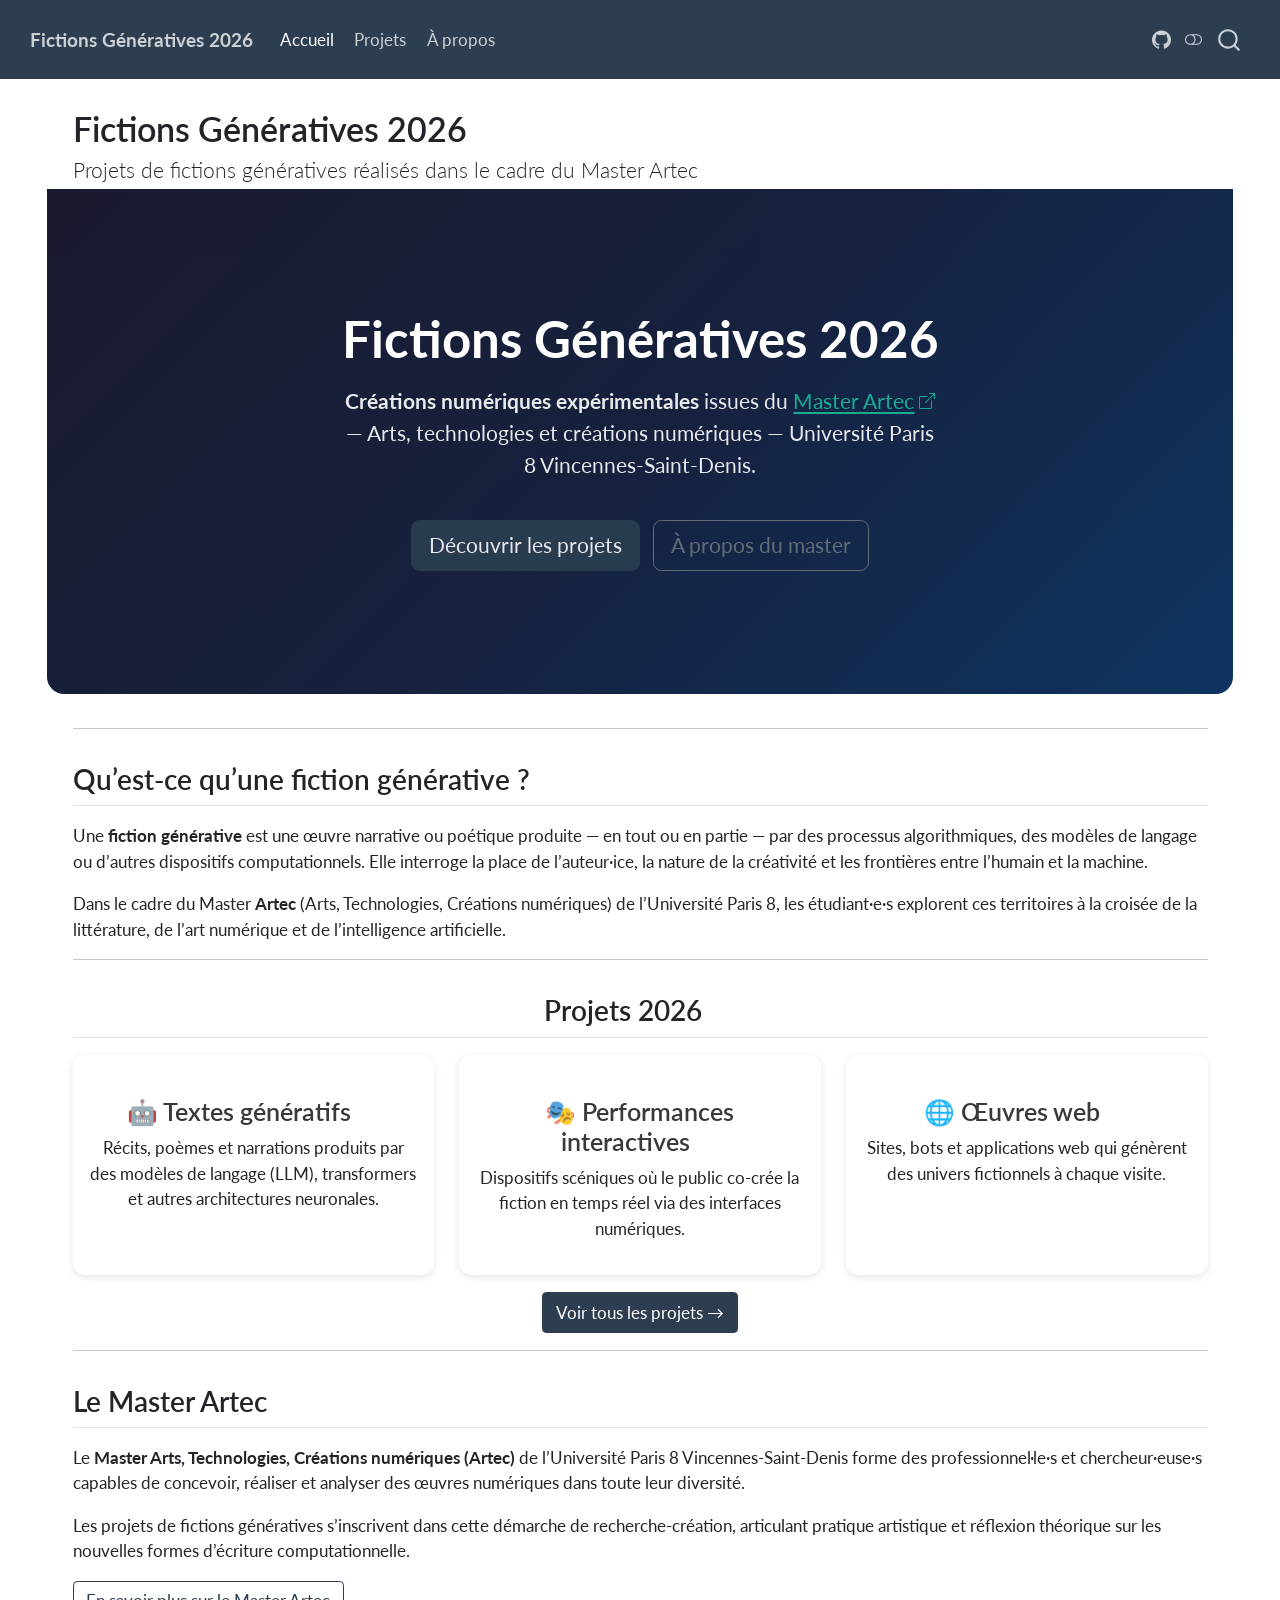
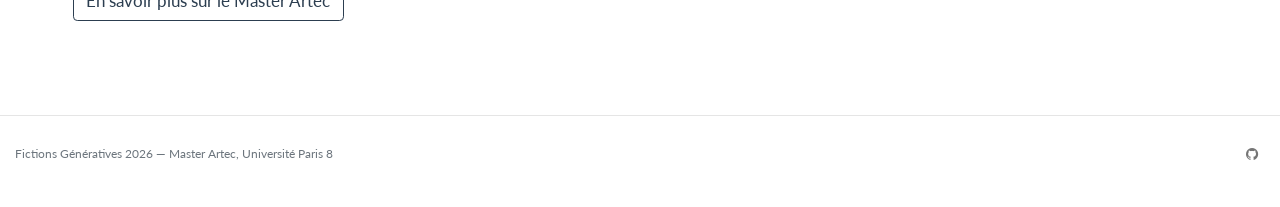
<file: docs/index.html>
<!DOCTYPE html>
<html xmlns="http://www.w3.org/1999/xhtml" lang="en" xml:lang="en"><head>

<meta charset="utf-8">
<meta name="generator" content="quarto-1.8.26">

<meta name="viewport" content="width=device-width, initial-scale=1.0, user-scalable=yes">


<title>Fictions Génératives 2026</title>
<style>
code{white-space: pre-wrap;}
span.smallcaps{font-variant: small-caps;}
div.columns{display: flex; gap: min(4vw, 1.5em);}
div.column{flex: auto; overflow-x: auto;}
div.hanging-indent{margin-left: 1.5em; text-indent: -1.5em;}
ul.task-list{list-style: none;}
ul.task-list li input[type="checkbox"] {
  width: 0.8em;
  margin: 0 0.8em 0.2em -1em; /* quarto-specific, see https://github.com/quarto-dev/quarto-cli/issues/4556 */ 
  vertical-align: middle;
}
</style>


<script src="site_libs/quarto-nav/quarto-nav.js"></script>
<script src="site_libs/quarto-nav/headroom.min.js"></script>
<script src="site_libs/clipboard/clipboard.min.js"></script>
<script src="site_libs/quarto-search/autocomplete.umd.js"></script>
<script src="site_libs/quarto-search/fuse.min.js"></script>
<script src="site_libs/quarto-search/quarto-search.js"></script>
<meta name="quarto:offset" content="./">
<script src="site_libs/quarto-html/quarto.js" type="module"></script>
<script src="site_libs/quarto-html/tabsets/tabsets.js" type="module"></script>
<script src="site_libs/quarto-html/axe/axe-check.js" type="module"></script>
<script src="site_libs/quarto-html/popper.min.js"></script>
<script src="site_libs/quarto-html/tippy.umd.min.js"></script>
<script src="site_libs/quarto-html/anchor.min.js"></script>
<link href="site_libs/quarto-html/tippy.css" rel="stylesheet">
<link href="site_libs/quarto-html/quarto-syntax-highlighting-587c61ba64f3a5504c4d52d930310e48.css" rel="stylesheet" class="quarto-color-scheme" id="quarto-text-highlighting-styles">
<link href="site_libs/quarto-html/quarto-syntax-highlighting-dark-b758ccaa5987ceb1b75504551e579abf.css" rel="stylesheet" class="quarto-color-scheme quarto-color-alternate" id="quarto-text-highlighting-styles">
<link href="site_libs/quarto-html/quarto-syntax-highlighting-587c61ba64f3a5504c4d52d930310e48.css" rel="stylesheet" class="quarto-color-scheme-extra" id="quarto-text-highlighting-styles">
<script src="site_libs/bootstrap/bootstrap.min.js"></script>
<link href="site_libs/bootstrap/bootstrap-icons.css" rel="stylesheet">
<link href="site_libs/bootstrap/bootstrap-f93c2b1f3f0577f377aefa4848a86a36.min.css" rel="stylesheet" append-hash="true" class="quarto-color-scheme" id="quarto-bootstrap" data-mode="light">
<link href="site_libs/bootstrap/bootstrap-dark-0d4a9d19931feb4fee1ddab4b2489000.min.css" rel="stylesheet" append-hash="true" class="quarto-color-scheme quarto-color-alternate" id="quarto-bootstrap" data-mode="dark">
<link href="site_libs/bootstrap/bootstrap-f93c2b1f3f0577f377aefa4848a86a36.min.css" rel="stylesheet" append-hash="true" class="quarto-color-scheme-extra" id="quarto-bootstrap" data-mode="light">
<script id="quarto-search-options" type="application/json">{
  "location": "navbar",
  "copy-button": false,
  "collapse-after": 3,
  "panel-placement": "end",
  "type": "overlay",
  "limit": 50,
  "keyboard-shortcut": [
    "f",
    "/",
    "s"
  ],
  "show-item-context": false,
  "language": {
    "search-no-results-text": "No results",
    "search-matching-documents-text": "matching documents",
    "search-copy-link-title": "Copy link to search",
    "search-hide-matches-text": "Hide additional matches",
    "search-more-match-text": "more match in this document",
    "search-more-matches-text": "more matches in this document",
    "search-clear-button-title": "Clear",
    "search-text-placeholder": "",
    "search-detached-cancel-button-title": "Cancel",
    "search-submit-button-title": "Submit",
    "search-label": "Search"
  }
}</script>
<style>html{ scroll-behavior: smooth; }</style>


<link rel="stylesheet" href="styles.css">
</head>

<body class="nav-fixed quarto-light"><script id="quarto-html-before-body" type="application/javascript">
    const toggleBodyColorMode = (bsSheetEl) => {
      const mode = bsSheetEl.getAttribute("data-mode");
      const bodyEl = window.document.querySelector("body");
      if (mode === "dark") {
        bodyEl.classList.add("quarto-dark");
        bodyEl.classList.remove("quarto-light");
      } else {
        bodyEl.classList.add("quarto-light");
        bodyEl.classList.remove("quarto-dark");
      }
    }
    const toggleBodyColorPrimary = () => {
      const bsSheetEl = window.document.querySelector("link#quarto-bootstrap:not([rel=disabled-stylesheet])");
      if (bsSheetEl) {
        toggleBodyColorMode(bsSheetEl);
      }
    }
    const setColorSchemeToggle = (alternate) => {
      const toggles = window.document.querySelectorAll('.quarto-color-scheme-toggle');
      for (let i=0; i < toggles.length; i++) {
        const toggle = toggles[i];
        if (toggle) {
          if (alternate) {
            toggle.classList.add("alternate");
          } else {
            toggle.classList.remove("alternate");
          }
        }
      }
    };
    const toggleColorMode = (alternate) => {
      // Switch the stylesheets
      const primaryStylesheets = window.document.querySelectorAll('link.quarto-color-scheme:not(.quarto-color-alternate)');
      const alternateStylesheets = window.document.querySelectorAll('link.quarto-color-scheme.quarto-color-alternate');
      manageTransitions('#quarto-margin-sidebar .nav-link', false);
      if (alternate) {
        // note: dark is layered on light, we don't disable primary!
        enableStylesheet(alternateStylesheets);
        for (const sheetNode of alternateStylesheets) {
          if (sheetNode.id === "quarto-bootstrap") {
            toggleBodyColorMode(sheetNode);
          }
        }
      } else {
        disableStylesheet(alternateStylesheets);
        enableStylesheet(primaryStylesheets)
        toggleBodyColorPrimary();
      }
      manageTransitions('#quarto-margin-sidebar .nav-link', true);
      // Switch the toggles
      setColorSchemeToggle(alternate)
      // Hack to workaround the fact that safari doesn't
      // properly recolor the scrollbar when toggling (#1455)
      if (navigator.userAgent.indexOf('Safari') > 0 && navigator.userAgent.indexOf('Chrome') == -1) {
        manageTransitions("body", false);
        window.scrollTo(0, 1);
        setTimeout(() => {
          window.scrollTo(0, 0);
          manageTransitions("body", true);
        }, 40);
      }
    }
    const disableStylesheet = (stylesheets) => {
      for (let i=0; i < stylesheets.length; i++) {
        const stylesheet = stylesheets[i];
        stylesheet.rel = 'disabled-stylesheet';
      }
    }
    const enableStylesheet = (stylesheets) => {
      for (let i=0; i < stylesheets.length; i++) {
        const stylesheet = stylesheets[i];
        if(stylesheet.rel !== 'stylesheet') { // for Chrome, which will still FOUC without this check
          stylesheet.rel = 'stylesheet';
        }
      }
    }
    const manageTransitions = (selector, allowTransitions) => {
      const els = window.document.querySelectorAll(selector);
      for (let i=0; i < els.length; i++) {
        const el = els[i];
        if (allowTransitions) {
          el.classList.remove('notransition');
        } else {
          el.classList.add('notransition');
        }
      }
    }
    const isFileUrl = () => {
      return window.location.protocol === 'file:';
    }
    const hasAlternateSentinel = () => {
      let styleSentinel = getColorSchemeSentinel();
      if (styleSentinel !== null) {
        return styleSentinel === "alternate";
      } else {
        return false;
      }
    }
    const setStyleSentinel = (alternate) => {
      const value = alternate ? "alternate" : "default";
      if (!isFileUrl()) {
        window.localStorage.setItem("quarto-color-scheme", value);
      } else {
        localAlternateSentinel = value;
      }
    }
    const getColorSchemeSentinel = () => {
      if (!isFileUrl()) {
        const storageValue = window.localStorage.getItem("quarto-color-scheme");
        return storageValue != null ? storageValue : localAlternateSentinel;
      } else {
        return localAlternateSentinel;
      }
    }
    const toggleGiscusIfUsed = (isAlternate, darkModeDefault) => {
      const baseTheme = document.querySelector('#giscus-base-theme')?.value ?? 'light';
      const alternateTheme = document.querySelector('#giscus-alt-theme')?.value ?? 'dark';
      let newTheme = '';
      if(authorPrefersDark) {
        newTheme = isAlternate ? baseTheme : alternateTheme;
      } else {
        newTheme = isAlternate ? alternateTheme : baseTheme;
      }
      const changeGiscusTheme = () => {
        // From: https://github.com/giscus/giscus/issues/336
        const sendMessage = (message) => {
          const iframe = document.querySelector('iframe.giscus-frame');
          if (!iframe) return;
          iframe.contentWindow.postMessage({ giscus: message }, 'https://giscus.app');
        }
        sendMessage({
          setConfig: {
            theme: newTheme
          }
        });
      }
      const isGiscussLoaded = window.document.querySelector('iframe.giscus-frame') !== null;
      if (isGiscussLoaded) {
        changeGiscusTheme();
      }
    };
    const authorPrefersDark = false;
    const darkModeDefault = authorPrefersDark;
      document.querySelector('link#quarto-text-highlighting-styles.quarto-color-scheme-extra').rel = 'disabled-stylesheet';
      document.querySelector('link#quarto-bootstrap.quarto-color-scheme-extra').rel = 'disabled-stylesheet';
    let localAlternateSentinel = darkModeDefault ? 'alternate' : 'default';
    // Dark / light mode switch
    window.quartoToggleColorScheme = () => {
      // Read the current dark / light value
      let toAlternate = !hasAlternateSentinel();
      toggleColorMode(toAlternate);
      setStyleSentinel(toAlternate);
      toggleGiscusIfUsed(toAlternate, darkModeDefault);
      window.dispatchEvent(new Event('resize'));
    };
    // Switch to dark mode if need be
    if (hasAlternateSentinel()) {
      toggleColorMode(true);
    } else {
      toggleColorMode(false);
    }
  </script>

<div id="quarto-search-results"></div>
  <header id="quarto-header" class="headroom fixed-top">
    <nav class="navbar navbar-expand-lg " data-bs-theme="dark">
      <div class="navbar-container container-fluid">
      <div class="navbar-brand-container mx-auto">
    <a class="navbar-brand" href="./index.html">
    <span class="navbar-title">Fictions Génératives 2026</span>
    </a>
  </div>
            <div id="quarto-search" class="" title="Search"></div>
          <button class="navbar-toggler" type="button" data-bs-toggle="collapse" data-bs-target="#navbarCollapse" aria-controls="navbarCollapse" role="menu" aria-expanded="false" aria-label="Toggle navigation" onclick="if (window.quartoToggleHeadroom) { window.quartoToggleHeadroom(); }">
  <span class="navbar-toggler-icon"></span>
</button>
          <div class="collapse navbar-collapse" id="navbarCollapse">
            <ul class="navbar-nav navbar-nav-scroll me-auto">
  <li class="nav-item">
    <a class="nav-link active" href="./index.html" aria-current="page"> 
<span class="menu-text">Accueil</span></a>
  </li>  
  <li class="nav-item">
    <a class="nav-link" href="./projets.html"> 
<span class="menu-text">Projets</span></a>
  </li>  
  <li class="nav-item">
    <a class="nav-link" href="./a-propos.html"> 
<span class="menu-text">À propos</span></a>
  </li>  
</ul>
            <ul class="navbar-nav navbar-nav-scroll ms-auto">
  <li class="nav-item compact">
    <a class="nav-link" href="https://github.com/samszo/fictions-generatives-2026"> <i class="bi bi-github" role="img" aria-label="GitHub">
</i> 
<span class="menu-text"></span></a>
  </li>  
</ul>
          </div> <!-- /navcollapse -->
            <div class="quarto-navbar-tools">
  <a href="" class="quarto-color-scheme-toggle quarto-navigation-tool  px-1" onclick="window.quartoToggleColorScheme(); return false;" title="Toggle dark mode"><i class="bi"></i></a>
</div>
      </div> <!-- /container-fluid -->
    </nav>
</header>
<!-- content -->
<div id="quarto-content" class="quarto-container page-columns page-rows-contents page-layout-full page-navbar">
<!-- sidebar -->
<!-- margin-sidebar -->
    
<!-- main -->
<main class="content column-page" id="quarto-document-content">


<header id="title-block-header" class="quarto-title-block default">
<div class="quarto-title">
<h1 class="title">Fictions Génératives 2026</h1>
<p class="subtitle lead">Projets de fictions génératives réalisés dans le cadre du Master Artec</p>
</div>



<div class="quarto-title-meta column-page">

    
  
    
  </div>
  


</header>


<section id="fictions-génératives-2026" class="level1 hero-banner">
<h1>Fictions Génératives 2026</h1>
<p><strong>Créations numériques expérimentales</strong> issues du <a href="https://www.univ-paris8.fr">Master Artec</a> — Arts, technologies et créations numériques — Université Paris 8 Vincennes-Saint-Denis.</p>
<p><a href="./projets.html" class="btn btn-primary btn-lg">Découvrir les projets</a> <a href="./a-propos.html" class="btn btn-outline-secondary btn-lg">À propos du master</a></p>
</section>
<hr>
<section id="quest-ce-quune-fiction-générative" class="level2">
<h2 class="anchored" data-anchor-id="quest-ce-quune-fiction-générative">Qu’est-ce qu’une fiction générative ?</h2>
<p>Une <strong>fiction générative</strong> est une œuvre narrative ou poétique produite — en tout ou en partie — par des processus algorithmiques, des modèles de langage ou d’autres dispositifs computationnels. Elle interroge la place de l’auteur·ice, la nature de la créativité et les frontières entre l’humain et la machine.</p>
<p>Dans le cadre du Master <strong>Artec</strong> (Arts, Technologies, Créations numériques) de l’Université Paris 8, les étudiant·e·s explorent ces territoires à la croisée de la littérature, de l’art numérique et de l’intelligence artificielle.</p>
<hr>
</section>
<section id="projets-2026" class="level2 text-center">
<h2 class="text-center anchored" data-anchor-id="projets-2026">Projets 2026</h2>
<div class="grid">
<div class="g-col-12 g-col-md-4">
<div class="card h-100">
<section id="textes-génératifs" class="level3 card-body">
<h3 class="anchored" data-anchor-id="textes-génératifs">🤖 Textes génératifs</h3>
<p>Récits, poèmes et narrations produits par des modèles de langage (LLM), transformers et autres architectures neuronales.</p>
</section>
</div>
</div>
<div class="g-col-12 g-col-md-4">
<div class="card h-100">
<section id="performances-interactives" class="level3 card-body">
<h3 class="anchored" data-anchor-id="performances-interactives">🎭 Performances interactives</h3>
<p>Dispositifs scéniques où le public co-crée la fiction en temps réel via des interfaces numériques.</p>
</section>
</div>
</div>
<div class="g-col-12 g-col-md-4">
<div class="card h-100">
<section id="œuvres-web" class="level3 card-body">
<h3 class="anchored" data-anchor-id="œuvres-web">🌐 Œuvres web</h3>
<p>Sites, bots et applications web qui génèrent des univers fictionnels à chaque visite.</p>
</section>
</div>
</div>
</div>
<p><a href="./projets.html" class="btn btn-primary mt-3">Voir tous les projets →</a></p>
<hr>
</section>
<section id="le-master-artec" class="level2">
<h2 class="anchored" data-anchor-id="le-master-artec">Le Master Artec</h2>
<p>Le <strong>Master Arts, Technologies, Créations numériques (Artec)</strong> de l’Université Paris 8 Vincennes-Saint-Denis forme des professionnel·le·s et chercheur·euse·s capables de concevoir, réaliser et analyser des œuvres numériques dans toute leur diversité.</p>
<p>Les projets de fictions génératives s’inscrivent dans cette démarche de recherche-création, articulant pratique artistique et réflexion théorique sur les nouvelles formes d’écriture computationnelle.</p>
<p><a href="./a-propos.html" class="btn btn-outline-primary">En savoir plus sur le Master Artec</a></p>


</section>

</main> <!-- /main -->
<script id="quarto-html-after-body" type="application/javascript">
  window.document.addEventListener("DOMContentLoaded", function (event) {
    // Ensure there is a toggle, if there isn't float one in the top right
    if (window.document.querySelector('.quarto-color-scheme-toggle') === null) {
      const a = window.document.createElement('a');
      a.classList.add('top-right');
      a.classList.add('quarto-color-scheme-toggle');
      a.href = "";
      a.onclick = function() { try { window.quartoToggleColorScheme(); } catch {} return false; };
      const i = window.document.createElement("i");
      i.classList.add('bi');
      a.appendChild(i);
      window.document.body.appendChild(a);
    }
    setColorSchemeToggle(hasAlternateSentinel())
    const icon = "";
    const anchorJS = new window.AnchorJS();
    anchorJS.options = {
      placement: 'right',
      icon: icon
    };
    anchorJS.add('.anchored');
    const isCodeAnnotation = (el) => {
      for (const clz of el.classList) {
        if (clz.startsWith('code-annotation-')) {                     
          return true;
        }
      }
      return false;
    }
    const onCopySuccess = function(e) {
      // button target
      const button = e.trigger;
      // don't keep focus
      button.blur();
      // flash "checked"
      button.classList.add('code-copy-button-checked');
      var currentTitle = button.getAttribute("title");
      button.setAttribute("title", "Copied!");
      let tooltip;
      if (window.bootstrap) {
        button.setAttribute("data-bs-toggle", "tooltip");
        button.setAttribute("data-bs-placement", "left");
        button.setAttribute("data-bs-title", "Copied!");
        tooltip = new bootstrap.Tooltip(button, 
          { trigger: "manual", 
            customClass: "code-copy-button-tooltip",
            offset: [0, -8]});
        tooltip.show();    
      }
      setTimeout(function() {
        if (tooltip) {
          tooltip.hide();
          button.removeAttribute("data-bs-title");
          button.removeAttribute("data-bs-toggle");
          button.removeAttribute("data-bs-placement");
        }
        button.setAttribute("title", currentTitle);
        button.classList.remove('code-copy-button-checked');
      }, 1000);
      // clear code selection
      e.clearSelection();
    }
    const getTextToCopy = function(trigger) {
      const outerScaffold = trigger.parentElement.cloneNode(true);
      const codeEl = outerScaffold.querySelector('code');
      for (const childEl of codeEl.children) {
        if (isCodeAnnotation(childEl)) {
          childEl.remove();
        }
      }
      return codeEl.innerText;
    }
    const clipboard = new window.ClipboardJS('.code-copy-button:not([data-in-quarto-modal])', {
      text: getTextToCopy
    });
    clipboard.on('success', onCopySuccess);
    if (window.document.getElementById('quarto-embedded-source-code-modal')) {
      const clipboardModal = new window.ClipboardJS('.code-copy-button[data-in-quarto-modal]', {
        text: getTextToCopy,
        container: window.document.getElementById('quarto-embedded-source-code-modal')
      });
      clipboardModal.on('success', onCopySuccess);
    }
      var localhostRegex = new RegExp(/^(?:http|https):\/\/localhost\:?[0-9]*\//);
      var mailtoRegex = new RegExp(/^mailto:/);
        var filterRegex = new RegExp('/' + window.location.host + '/');
      var isInternal = (href) => {
          return filterRegex.test(href) || localhostRegex.test(href) || mailtoRegex.test(href);
      }
      // Inspect non-navigation links and adorn them if external
     var links = window.document.querySelectorAll('a[href]:not(.nav-link):not(.navbar-brand):not(.toc-action):not(.sidebar-link):not(.sidebar-item-toggle):not(.pagination-link):not(.no-external):not([aria-hidden]):not(.dropdown-item):not(.quarto-navigation-tool):not(.about-link)');
      for (var i=0; i<links.length; i++) {
        const link = links[i];
        if (!isInternal(link.href)) {
          // undo the damage that might have been done by quarto-nav.js in the case of
          // links that we want to consider external
          if (link.dataset.originalHref !== undefined) {
            link.href = link.dataset.originalHref;
          }
            // target, if specified
            link.setAttribute("target", "_blank");
            if (link.getAttribute("rel") === null) {
              link.setAttribute("rel", "noopener");
            }
            // default icon
            link.classList.add("external");
        }
      }
    function tippyHover(el, contentFn, onTriggerFn, onUntriggerFn) {
      const config = {
        allowHTML: true,
        maxWidth: 500,
        delay: 100,
        arrow: false,
        appendTo: function(el) {
            return el.parentElement;
        },
        interactive: true,
        interactiveBorder: 10,
        theme: 'quarto',
        placement: 'bottom-start',
      };
      if (contentFn) {
        config.content = contentFn;
      }
      if (onTriggerFn) {
        config.onTrigger = onTriggerFn;
      }
      if (onUntriggerFn) {
        config.onUntrigger = onUntriggerFn;
      }
      window.tippy(el, config); 
    }
    const noterefs = window.document.querySelectorAll('a[role="doc-noteref"]');
    for (var i=0; i<noterefs.length; i++) {
      const ref = noterefs[i];
      tippyHover(ref, function() {
        // use id or data attribute instead here
        let href = ref.getAttribute('data-footnote-href') || ref.getAttribute('href');
        try { href = new URL(href).hash; } catch {}
        const id = href.replace(/^#\/?/, "");
        const note = window.document.getElementById(id);
        if (note) {
          return note.innerHTML;
        } else {
          return "";
        }
      });
    }
    const xrefs = window.document.querySelectorAll('a.quarto-xref');
    const processXRef = (id, note) => {
      // Strip column container classes
      const stripColumnClz = (el) => {
        el.classList.remove("page-full", "page-columns");
        if (el.children) {
          for (const child of el.children) {
            stripColumnClz(child);
          }
        }
      }
      stripColumnClz(note)
      if (id === null || id.startsWith('sec-')) {
        // Special case sections, only their first couple elements
        const container = document.createElement("div");
        if (note.children && note.children.length > 2) {
          container.appendChild(note.children[0].cloneNode(true));
          for (let i = 1; i < note.children.length; i++) {
            const child = note.children[i];
            if (child.tagName === "P" && child.innerText === "") {
              continue;
            } else {
              container.appendChild(child.cloneNode(true));
              break;
            }
          }
          if (window.Quarto?.typesetMath) {
            window.Quarto.typesetMath(container);
          }
          return container.innerHTML
        } else {
          if (window.Quarto?.typesetMath) {
            window.Quarto.typesetMath(note);
          }
          return note.innerHTML;
        }
      } else {
        // Remove any anchor links if they are present
        const anchorLink = note.querySelector('a.anchorjs-link');
        if (anchorLink) {
          anchorLink.remove();
        }
        if (window.Quarto?.typesetMath) {
          window.Quarto.typesetMath(note);
        }
        if (note.classList.contains("callout")) {
          return note.outerHTML;
        } else {
          return note.innerHTML;
        }
      }
    }
    for (var i=0; i<xrefs.length; i++) {
      const xref = xrefs[i];
      tippyHover(xref, undefined, function(instance) {
        instance.disable();
        let url = xref.getAttribute('href');
        let hash = undefined; 
        if (url.startsWith('#')) {
          hash = url;
        } else {
          try { hash = new URL(url).hash; } catch {}
        }
        if (hash) {
          const id = hash.replace(/^#\/?/, "");
          const note = window.document.getElementById(id);
          if (note !== null) {
            try {
              const html = processXRef(id, note.cloneNode(true));
              instance.setContent(html);
            } finally {
              instance.enable();
              instance.show();
            }
          } else {
            // See if we can fetch this
            fetch(url.split('#')[0])
            .then(res => res.text())
            .then(html => {
              const parser = new DOMParser();
              const htmlDoc = parser.parseFromString(html, "text/html");
              const note = htmlDoc.getElementById(id);
              if (note !== null) {
                const html = processXRef(id, note);
                instance.setContent(html);
              } 
            }).finally(() => {
              instance.enable();
              instance.show();
            });
          }
        } else {
          // See if we can fetch a full url (with no hash to target)
          // This is a special case and we should probably do some content thinning / targeting
          fetch(url)
          .then(res => res.text())
          .then(html => {
            const parser = new DOMParser();
            const htmlDoc = parser.parseFromString(html, "text/html");
            const note = htmlDoc.querySelector('main.content');
            if (note !== null) {
              // This should only happen for chapter cross references
              // (since there is no id in the URL)
              // remove the first header
              if (note.children.length > 0 && note.children[0].tagName === "HEADER") {
                note.children[0].remove();
              }
              const html = processXRef(null, note);
              instance.setContent(html);
            } 
          }).finally(() => {
            instance.enable();
            instance.show();
          });
        }
      }, function(instance) {
      });
    }
        let selectedAnnoteEl;
        const selectorForAnnotation = ( cell, annotation) => {
          let cellAttr = 'data-code-cell="' + cell + '"';
          let lineAttr = 'data-code-annotation="' +  annotation + '"';
          const selector = 'span[' + cellAttr + '][' + lineAttr + ']';
          return selector;
        }
        const selectCodeLines = (annoteEl) => {
          const doc = window.document;
          const targetCell = annoteEl.getAttribute("data-target-cell");
          const targetAnnotation = annoteEl.getAttribute("data-target-annotation");
          const annoteSpan = window.document.querySelector(selectorForAnnotation(targetCell, targetAnnotation));
          const lines = annoteSpan.getAttribute("data-code-lines").split(",");
          const lineIds = lines.map((line) => {
            return targetCell + "-" + line;
          })
          let top = null;
          let height = null;
          let parent = null;
          if (lineIds.length > 0) {
              //compute the position of the single el (top and bottom and make a div)
              const el = window.document.getElementById(lineIds[0]);
              top = el.offsetTop;
              height = el.offsetHeight;
              parent = el.parentElement.parentElement;
            if (lineIds.length > 1) {
              const lastEl = window.document.getElementById(lineIds[lineIds.length - 1]);
              const bottom = lastEl.offsetTop + lastEl.offsetHeight;
              height = bottom - top;
            }
            if (top !== null && height !== null && parent !== null) {
              // cook up a div (if necessary) and position it 
              let div = window.document.getElementById("code-annotation-line-highlight");
              if (div === null) {
                div = window.document.createElement("div");
                div.setAttribute("id", "code-annotation-line-highlight");
                div.style.position = 'absolute';
                parent.appendChild(div);
              }
              div.style.top = top - 2 + "px";
              div.style.height = height + 4 + "px";
              div.style.left = 0;
              let gutterDiv = window.document.getElementById("code-annotation-line-highlight-gutter");
              if (gutterDiv === null) {
                gutterDiv = window.document.createElement("div");
                gutterDiv.setAttribute("id", "code-annotation-line-highlight-gutter");
                gutterDiv.style.position = 'absolute';
                const codeCell = window.document.getElementById(targetCell);
                const gutter = codeCell.querySelector('.code-annotation-gutter');
                gutter.appendChild(gutterDiv);
              }
              gutterDiv.style.top = top - 2 + "px";
              gutterDiv.style.height = height + 4 + "px";
            }
            selectedAnnoteEl = annoteEl;
          }
        };
        const unselectCodeLines = () => {
          const elementsIds = ["code-annotation-line-highlight", "code-annotation-line-highlight-gutter"];
          elementsIds.forEach((elId) => {
            const div = window.document.getElementById(elId);
            if (div) {
              div.remove();
            }
          });
          selectedAnnoteEl = undefined;
        };
          // Handle positioning of the toggle
      window.addEventListener(
        "resize",
        throttle(() => {
          elRect = undefined;
          if (selectedAnnoteEl) {
            selectCodeLines(selectedAnnoteEl);
          }
        }, 10)
      );
      function throttle(fn, ms) {
      let throttle = false;
      let timer;
        return (...args) => {
          if(!throttle) { // first call gets through
              fn.apply(this, args);
              throttle = true;
          } else { // all the others get throttled
              if(timer) clearTimeout(timer); // cancel #2
              timer = setTimeout(() => {
                fn.apply(this, args);
                timer = throttle = false;
              }, ms);
          }
        };
      }
        // Attach click handler to the DT
        const annoteDls = window.document.querySelectorAll('dt[data-target-cell]');
        for (const annoteDlNode of annoteDls) {
          annoteDlNode.addEventListener('click', (event) => {
            const clickedEl = event.target;
            if (clickedEl !== selectedAnnoteEl) {
              unselectCodeLines();
              const activeEl = window.document.querySelector('dt[data-target-cell].code-annotation-active');
              if (activeEl) {
                activeEl.classList.remove('code-annotation-active');
              }
              selectCodeLines(clickedEl);
              clickedEl.classList.add('code-annotation-active');
            } else {
              // Unselect the line
              unselectCodeLines();
              clickedEl.classList.remove('code-annotation-active');
            }
          });
        }
    const findCites = (el) => {
      const parentEl = el.parentElement;
      if (parentEl) {
        const cites = parentEl.dataset.cites;
        if (cites) {
          return {
            el,
            cites: cites.split(' ')
          };
        } else {
          return findCites(el.parentElement)
        }
      } else {
        return undefined;
      }
    };
    var bibliorefs = window.document.querySelectorAll('a[role="doc-biblioref"]');
    for (var i=0; i<bibliorefs.length; i++) {
      const ref = bibliorefs[i];
      const citeInfo = findCites(ref);
      if (citeInfo) {
        tippyHover(citeInfo.el, function() {
          var popup = window.document.createElement('div');
          citeInfo.cites.forEach(function(cite) {
            var citeDiv = window.document.createElement('div');
            citeDiv.classList.add('hanging-indent');
            citeDiv.classList.add('csl-entry');
            var biblioDiv = window.document.getElementById('ref-' + cite);
            if (biblioDiv) {
              citeDiv.innerHTML = biblioDiv.innerHTML;
            }
            popup.appendChild(citeDiv);
          });
          return popup.innerHTML;
        });
      }
    }
  });
  </script>
</div> <!-- /content -->
<footer class="footer">
  <div class="nav-footer">
    <div class="nav-footer-left">
<p>Fictions Génératives 2026 — Master Artec, Université Paris 8</p>
</div>   
    <div class="nav-footer-center">
      &nbsp;
    </div>
    <div class="nav-footer-right">
      <ul class="footer-items list-unstyled">
    <li class="nav-item compact">
    <a class="nav-link" href="https://github.com/samszo/fictions-generatives-2026">
      <i class="bi bi-github" role="img">
</i> 
    </a>
  </li>  
</ul>
    </div>
  </div>
</footer>




<script src="site_libs/quarto-html/zenscroll-min.js"></script>
</body></html>
</file>
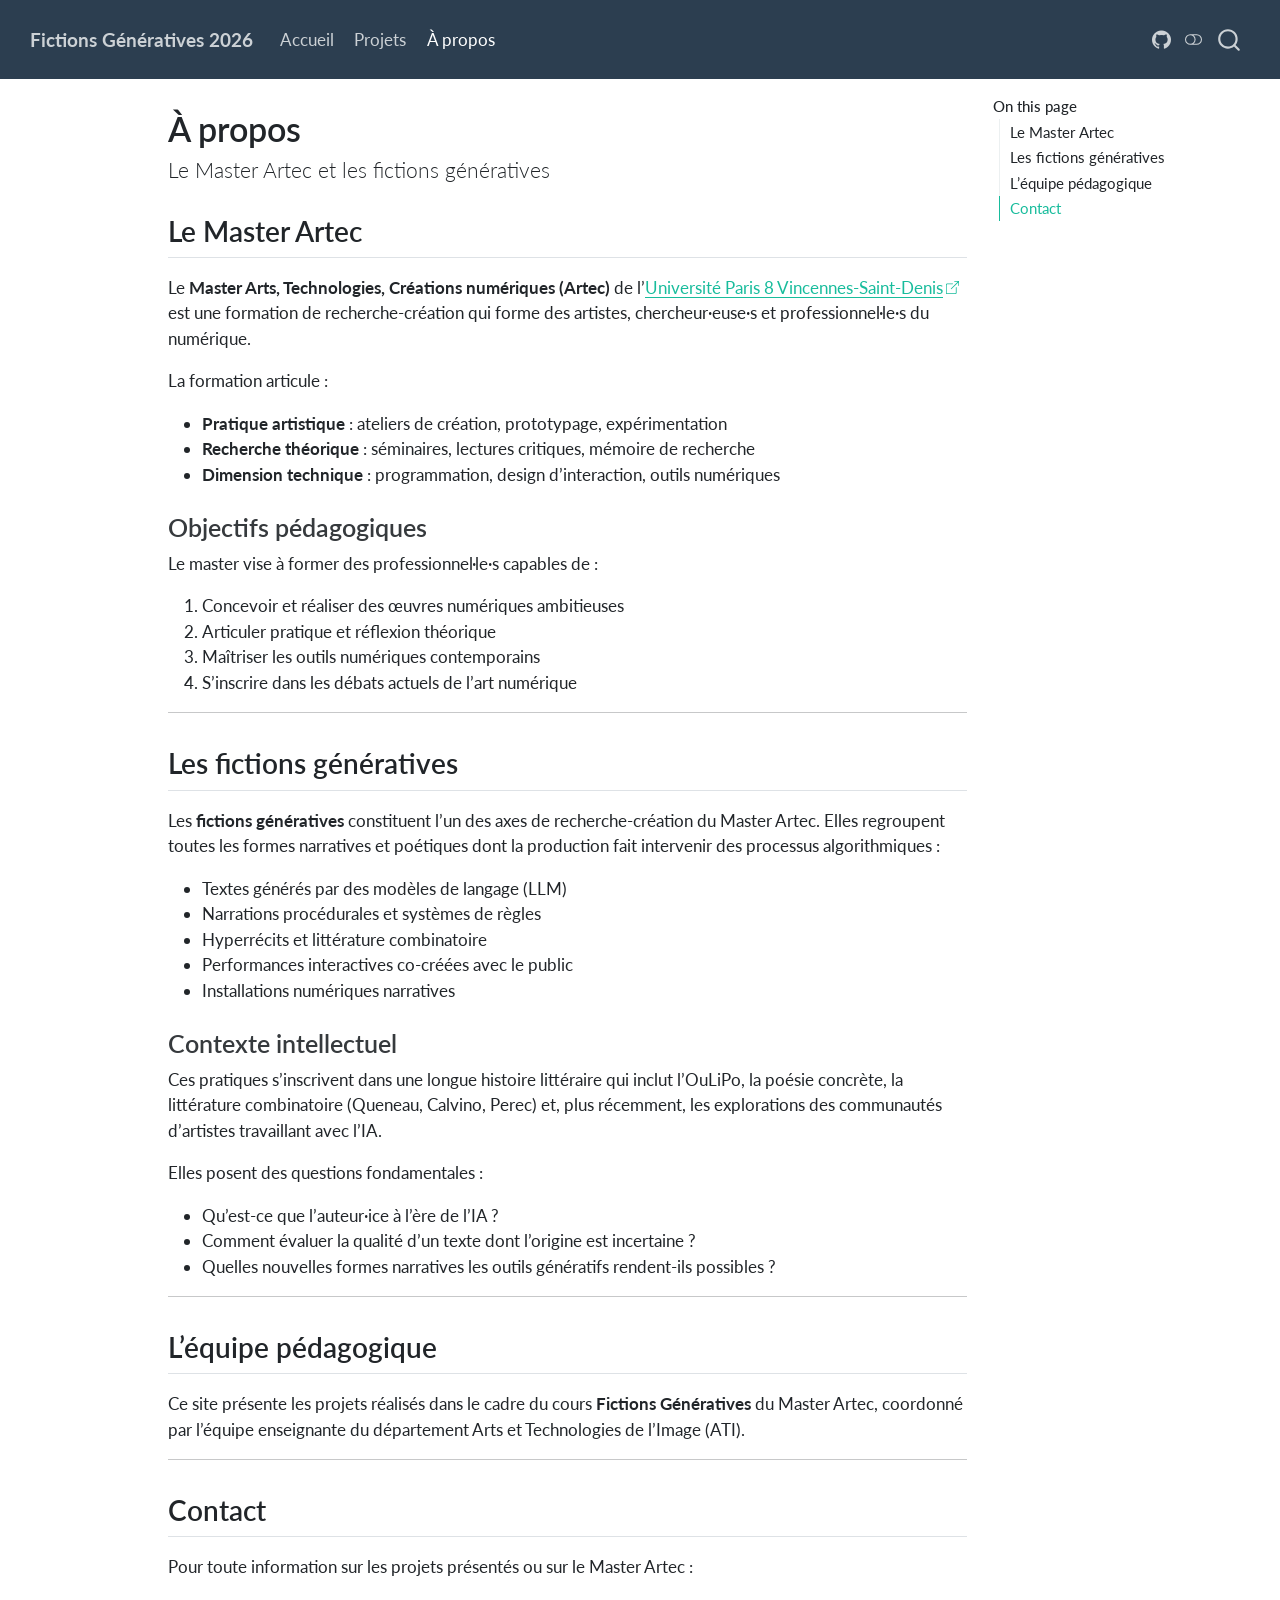
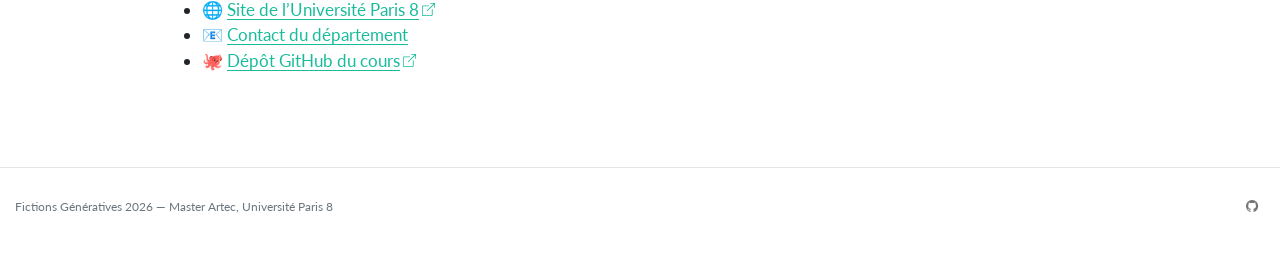
<file: docs/a-propos.html>
<!DOCTYPE html>
<html xmlns="http://www.w3.org/1999/xhtml" lang="en" xml:lang="en"><head>

<meta charset="utf-8">
<meta name="generator" content="quarto-1.8.26">

<meta name="viewport" content="width=device-width, initial-scale=1.0, user-scalable=yes">


<title>À propos – Fictions Génératives 2026</title>
<style>
code{white-space: pre-wrap;}
span.smallcaps{font-variant: small-caps;}
div.columns{display: flex; gap: min(4vw, 1.5em);}
div.column{flex: auto; overflow-x: auto;}
div.hanging-indent{margin-left: 1.5em; text-indent: -1.5em;}
ul.task-list{list-style: none;}
ul.task-list li input[type="checkbox"] {
  width: 0.8em;
  margin: 0 0.8em 0.2em -1em; /* quarto-specific, see https://github.com/quarto-dev/quarto-cli/issues/4556 */ 
  vertical-align: middle;
}
</style>


<script src="site_libs/quarto-nav/quarto-nav.js"></script>
<script src="site_libs/quarto-nav/headroom.min.js"></script>
<script src="site_libs/clipboard/clipboard.min.js"></script>
<script src="site_libs/quarto-search/autocomplete.umd.js"></script>
<script src="site_libs/quarto-search/fuse.min.js"></script>
<script src="site_libs/quarto-search/quarto-search.js"></script>
<meta name="quarto:offset" content="./">
<script src="site_libs/quarto-html/quarto.js" type="module"></script>
<script src="site_libs/quarto-html/tabsets/tabsets.js" type="module"></script>
<script src="site_libs/quarto-html/axe/axe-check.js" type="module"></script>
<script src="site_libs/quarto-html/popper.min.js"></script>
<script src="site_libs/quarto-html/tippy.umd.min.js"></script>
<script src="site_libs/quarto-html/anchor.min.js"></script>
<link href="site_libs/quarto-html/tippy.css" rel="stylesheet">
<link href="site_libs/quarto-html/quarto-syntax-highlighting-587c61ba64f3a5504c4d52d930310e48.css" rel="stylesheet" class="quarto-color-scheme" id="quarto-text-highlighting-styles">
<link href="site_libs/quarto-html/quarto-syntax-highlighting-dark-b758ccaa5987ceb1b75504551e579abf.css" rel="stylesheet" class="quarto-color-scheme quarto-color-alternate" id="quarto-text-highlighting-styles">
<link href="site_libs/quarto-html/quarto-syntax-highlighting-587c61ba64f3a5504c4d52d930310e48.css" rel="stylesheet" class="quarto-color-scheme-extra" id="quarto-text-highlighting-styles">
<script src="site_libs/bootstrap/bootstrap.min.js"></script>
<link href="site_libs/bootstrap/bootstrap-icons.css" rel="stylesheet">
<link href="site_libs/bootstrap/bootstrap-f93c2b1f3f0577f377aefa4848a86a36.min.css" rel="stylesheet" append-hash="true" class="quarto-color-scheme" id="quarto-bootstrap" data-mode="light">
<link href="site_libs/bootstrap/bootstrap-dark-0d4a9d19931feb4fee1ddab4b2489000.min.css" rel="stylesheet" append-hash="true" class="quarto-color-scheme quarto-color-alternate" id="quarto-bootstrap" data-mode="dark">
<link href="site_libs/bootstrap/bootstrap-f93c2b1f3f0577f377aefa4848a86a36.min.css" rel="stylesheet" append-hash="true" class="quarto-color-scheme-extra" id="quarto-bootstrap" data-mode="light">
<script id="quarto-search-options" type="application/json">{
  "location": "navbar",
  "copy-button": false,
  "collapse-after": 3,
  "panel-placement": "end",
  "type": "overlay",
  "limit": 50,
  "keyboard-shortcut": [
    "f",
    "/",
    "s"
  ],
  "show-item-context": false,
  "language": {
    "search-no-results-text": "No results",
    "search-matching-documents-text": "matching documents",
    "search-copy-link-title": "Copy link to search",
    "search-hide-matches-text": "Hide additional matches",
    "search-more-match-text": "more match in this document",
    "search-more-matches-text": "more matches in this document",
    "search-clear-button-title": "Clear",
    "search-text-placeholder": "",
    "search-detached-cancel-button-title": "Cancel",
    "search-submit-button-title": "Submit",
    "search-label": "Search"
  }
}</script>
<style>html{ scroll-behavior: smooth; }</style>


<link rel="stylesheet" href="styles.css">
</head>

<body class="nav-fixed quarto-light"><script id="quarto-html-before-body" type="application/javascript">
    const toggleBodyColorMode = (bsSheetEl) => {
      const mode = bsSheetEl.getAttribute("data-mode");
      const bodyEl = window.document.querySelector("body");
      if (mode === "dark") {
        bodyEl.classList.add("quarto-dark");
        bodyEl.classList.remove("quarto-light");
      } else {
        bodyEl.classList.add("quarto-light");
        bodyEl.classList.remove("quarto-dark");
      }
    }
    const toggleBodyColorPrimary = () => {
      const bsSheetEl = window.document.querySelector("link#quarto-bootstrap:not([rel=disabled-stylesheet])");
      if (bsSheetEl) {
        toggleBodyColorMode(bsSheetEl);
      }
    }
    const setColorSchemeToggle = (alternate) => {
      const toggles = window.document.querySelectorAll('.quarto-color-scheme-toggle');
      for (let i=0; i < toggles.length; i++) {
        const toggle = toggles[i];
        if (toggle) {
          if (alternate) {
            toggle.classList.add("alternate");
          } else {
            toggle.classList.remove("alternate");
          }
        }
      }
    };
    const toggleColorMode = (alternate) => {
      // Switch the stylesheets
      const primaryStylesheets = window.document.querySelectorAll('link.quarto-color-scheme:not(.quarto-color-alternate)');
      const alternateStylesheets = window.document.querySelectorAll('link.quarto-color-scheme.quarto-color-alternate');
      manageTransitions('#quarto-margin-sidebar .nav-link', false);
      if (alternate) {
        // note: dark is layered on light, we don't disable primary!
        enableStylesheet(alternateStylesheets);
        for (const sheetNode of alternateStylesheets) {
          if (sheetNode.id === "quarto-bootstrap") {
            toggleBodyColorMode(sheetNode);
          }
        }
      } else {
        disableStylesheet(alternateStylesheets);
        enableStylesheet(primaryStylesheets)
        toggleBodyColorPrimary();
      }
      manageTransitions('#quarto-margin-sidebar .nav-link', true);
      // Switch the toggles
      setColorSchemeToggle(alternate)
      // Hack to workaround the fact that safari doesn't
      // properly recolor the scrollbar when toggling (#1455)
      if (navigator.userAgent.indexOf('Safari') > 0 && navigator.userAgent.indexOf('Chrome') == -1) {
        manageTransitions("body", false);
        window.scrollTo(0, 1);
        setTimeout(() => {
          window.scrollTo(0, 0);
          manageTransitions("body", true);
        }, 40);
      }
    }
    const disableStylesheet = (stylesheets) => {
      for (let i=0; i < stylesheets.length; i++) {
        const stylesheet = stylesheets[i];
        stylesheet.rel = 'disabled-stylesheet';
      }
    }
    const enableStylesheet = (stylesheets) => {
      for (let i=0; i < stylesheets.length; i++) {
        const stylesheet = stylesheets[i];
        if(stylesheet.rel !== 'stylesheet') { // for Chrome, which will still FOUC without this check
          stylesheet.rel = 'stylesheet';
        }
      }
    }
    const manageTransitions = (selector, allowTransitions) => {
      const els = window.document.querySelectorAll(selector);
      for (let i=0; i < els.length; i++) {
        const el = els[i];
        if (allowTransitions) {
          el.classList.remove('notransition');
        } else {
          el.classList.add('notransition');
        }
      }
    }
    const isFileUrl = () => {
      return window.location.protocol === 'file:';
    }
    const hasAlternateSentinel = () => {
      let styleSentinel = getColorSchemeSentinel();
      if (styleSentinel !== null) {
        return styleSentinel === "alternate";
      } else {
        return false;
      }
    }
    const setStyleSentinel = (alternate) => {
      const value = alternate ? "alternate" : "default";
      if (!isFileUrl()) {
        window.localStorage.setItem("quarto-color-scheme", value);
      } else {
        localAlternateSentinel = value;
      }
    }
    const getColorSchemeSentinel = () => {
      if (!isFileUrl()) {
        const storageValue = window.localStorage.getItem("quarto-color-scheme");
        return storageValue != null ? storageValue : localAlternateSentinel;
      } else {
        return localAlternateSentinel;
      }
    }
    const toggleGiscusIfUsed = (isAlternate, darkModeDefault) => {
      const baseTheme = document.querySelector('#giscus-base-theme')?.value ?? 'light';
      const alternateTheme = document.querySelector('#giscus-alt-theme')?.value ?? 'dark';
      let newTheme = '';
      if(authorPrefersDark) {
        newTheme = isAlternate ? baseTheme : alternateTheme;
      } else {
        newTheme = isAlternate ? alternateTheme : baseTheme;
      }
      const changeGiscusTheme = () => {
        // From: https://github.com/giscus/giscus/issues/336
        const sendMessage = (message) => {
          const iframe = document.querySelector('iframe.giscus-frame');
          if (!iframe) return;
          iframe.contentWindow.postMessage({ giscus: message }, 'https://giscus.app');
        }
        sendMessage({
          setConfig: {
            theme: newTheme
          }
        });
      }
      const isGiscussLoaded = window.document.querySelector('iframe.giscus-frame') !== null;
      if (isGiscussLoaded) {
        changeGiscusTheme();
      }
    };
    const authorPrefersDark = false;
    const darkModeDefault = authorPrefersDark;
      document.querySelector('link#quarto-text-highlighting-styles.quarto-color-scheme-extra').rel = 'disabled-stylesheet';
      document.querySelector('link#quarto-bootstrap.quarto-color-scheme-extra').rel = 'disabled-stylesheet';
    let localAlternateSentinel = darkModeDefault ? 'alternate' : 'default';
    // Dark / light mode switch
    window.quartoToggleColorScheme = () => {
      // Read the current dark / light value
      let toAlternate = !hasAlternateSentinel();
      toggleColorMode(toAlternate);
      setStyleSentinel(toAlternate);
      toggleGiscusIfUsed(toAlternate, darkModeDefault);
      window.dispatchEvent(new Event('resize'));
    };
    // Switch to dark mode if need be
    if (hasAlternateSentinel()) {
      toggleColorMode(true);
    } else {
      toggleColorMode(false);
    }
  </script>

<div id="quarto-search-results"></div>
  <header id="quarto-header" class="headroom fixed-top">
    <nav class="navbar navbar-expand-lg " data-bs-theme="dark">
      <div class="navbar-container container-fluid">
      <div class="navbar-brand-container mx-auto">
    <a class="navbar-brand" href="./index.html">
    <span class="navbar-title">Fictions Génératives 2026</span>
    </a>
  </div>
            <div id="quarto-search" class="" title="Search"></div>
          <button class="navbar-toggler" type="button" data-bs-toggle="collapse" data-bs-target="#navbarCollapse" aria-controls="navbarCollapse" role="menu" aria-expanded="false" aria-label="Toggle navigation" onclick="if (window.quartoToggleHeadroom) { window.quartoToggleHeadroom(); }">
  <span class="navbar-toggler-icon"></span>
</button>
          <div class="collapse navbar-collapse" id="navbarCollapse">
            <ul class="navbar-nav navbar-nav-scroll me-auto">
  <li class="nav-item">
    <a class="nav-link" href="./index.html"> 
<span class="menu-text">Accueil</span></a>
  </li>  
  <li class="nav-item">
    <a class="nav-link" href="./projets.html"> 
<span class="menu-text">Projets</span></a>
  </li>  
  <li class="nav-item">
    <a class="nav-link active" href="./a-propos.html" aria-current="page"> 
<span class="menu-text">À propos</span></a>
  </li>  
</ul>
            <ul class="navbar-nav navbar-nav-scroll ms-auto">
  <li class="nav-item compact">
    <a class="nav-link" href="https://github.com/samszo/fictions-generatives-2026"> <i class="bi bi-github" role="img" aria-label="GitHub">
</i> 
<span class="menu-text"></span></a>
  </li>  
</ul>
          </div> <!-- /navcollapse -->
            <div class="quarto-navbar-tools">
  <a href="" class="quarto-color-scheme-toggle quarto-navigation-tool  px-1" onclick="window.quartoToggleColorScheme(); return false;" title="Toggle dark mode"><i class="bi"></i></a>
</div>
      </div> <!-- /container-fluid -->
    </nav>
</header>
<!-- content -->
<div id="quarto-content" class="quarto-container page-columns page-rows-contents page-layout-article page-navbar">
<!-- sidebar -->
<!-- margin-sidebar -->
    <div id="quarto-margin-sidebar" class="sidebar margin-sidebar">
        <nav id="TOC" role="doc-toc" class="toc-active">
    <h2 id="toc-title">On this page</h2>
   
  <ul class="collapse">
  <li><a href="#le-master-artec" id="toc-le-master-artec" class="nav-link active" data-scroll-target="#le-master-artec">Le Master Artec</a></li>
  <li><a href="#les-fictions-génératives" id="toc-les-fictions-génératives" class="nav-link" data-scroll-target="#les-fictions-génératives">Les fictions génératives</a></li>
  <li><a href="#léquipe-pédagogique" id="toc-léquipe-pédagogique" class="nav-link" data-scroll-target="#léquipe-pédagogique">L’équipe pédagogique</a></li>
  <li><a href="#contact" id="toc-contact" class="nav-link" data-scroll-target="#contact">Contact</a></li>
  </ul>
</nav>
    </div>
<!-- main -->
<main class="content" id="quarto-document-content">


<header id="title-block-header" class="quarto-title-block default">
<div class="quarto-title">
<h1 class="title">À propos</h1>
<p class="subtitle lead">Le Master Artec et les fictions génératives</p>
</div>



<div class="quarto-title-meta">

    
  
    
  </div>
  


</header>


<section id="le-master-artec" class="level2">
<h2 class="anchored" data-anchor-id="le-master-artec">Le Master Artec</h2>
<p>Le <strong>Master Arts, Technologies, Créations numériques (Artec)</strong> de l’<a href="https://www.univ-paris8.fr">Université Paris 8 Vincennes-Saint-Denis</a> est une formation de recherche-création qui forme des artistes, chercheur·euse·s et professionnel·le·s du numérique.</p>
<p>La formation articule :</p>
<ul>
<li><strong>Pratique artistique</strong> : ateliers de création, prototypage, expérimentation</li>
<li><strong>Recherche théorique</strong> : séminaires, lectures critiques, mémoire de recherche</li>
<li><strong>Dimension technique</strong> : programmation, design d’interaction, outils numériques</li>
</ul>
<section id="objectifs-pédagogiques" class="level3">
<h3 class="anchored" data-anchor-id="objectifs-pédagogiques">Objectifs pédagogiques</h3>
<p>Le master vise à former des professionnel·le·s capables de :</p>
<ol type="1">
<li>Concevoir et réaliser des œuvres numériques ambitieuses</li>
<li>Articuler pratique et réflexion théorique</li>
<li>Maîtriser les outils numériques contemporains</li>
<li>S’inscrire dans les débats actuels de l’art numérique</li>
</ol>
<hr>
</section>
</section>
<section id="les-fictions-génératives" class="level2">
<h2 class="anchored" data-anchor-id="les-fictions-génératives">Les fictions génératives</h2>
<p>Les <strong>fictions génératives</strong> constituent l’un des axes de recherche-création du Master Artec. Elles regroupent toutes les formes narratives et poétiques dont la production fait intervenir des processus algorithmiques :</p>
<ul>
<li>Textes générés par des modèles de langage (LLM)</li>
<li>Narrations procédurales et systèmes de règles</li>
<li>Hyperrécits et littérature combinatoire</li>
<li>Performances interactives co-créées avec le public</li>
<li>Installations numériques narratives</li>
</ul>
<section id="contexte-intellectuel" class="level3">
<h3 class="anchored" data-anchor-id="contexte-intellectuel">Contexte intellectuel</h3>
<p>Ces pratiques s’inscrivent dans une longue histoire littéraire qui inclut l’OuLiPo, la poésie concrète, la littérature combinatoire (Queneau, Calvino, Perec) et, plus récemment, les explorations des communautés d’artistes travaillant avec l’IA.</p>
<p>Elles posent des questions fondamentales :</p>
<ul>
<li>Qu’est-ce que l’auteur·ice à l’ère de l’IA ?</li>
<li>Comment évaluer la qualité d’un texte dont l’origine est incertaine ?</li>
<li>Quelles nouvelles formes narratives les outils génératifs rendent-ils possibles ?</li>
</ul>
<hr>
</section>
</section>
<section id="léquipe-pédagogique" class="level2">
<h2 class="anchored" data-anchor-id="léquipe-pédagogique">L’équipe pédagogique</h2>
<p>Ce site présente les projets réalisés dans le cadre du cours <strong>Fictions Génératives</strong> du Master Artec, coordonné par l’équipe enseignante du département Arts et Technologies de l’Image (ATI).</p>
<hr>
</section>
<section id="contact" class="level2">
<h2 class="anchored" data-anchor-id="contact">Contact</h2>
<p>Pour toute information sur les projets présentés ou sur le Master Artec :</p>
<ul>
<li>🌐 <a href="https://www.univ-paris8.fr">Site de l’Université Paris 8</a></li>
<li>📧 <a href="mailto:artec@univ-paris8.fr">Contact du département</a></li>
<li>🐙 <a href="https://github.com/samszo/fictions-generatives-2026">Dépôt GitHub du cours</a></li>
</ul>


</section>

</main> <!-- /main -->
<script id="quarto-html-after-body" type="application/javascript">
  window.document.addEventListener("DOMContentLoaded", function (event) {
    // Ensure there is a toggle, if there isn't float one in the top right
    if (window.document.querySelector('.quarto-color-scheme-toggle') === null) {
      const a = window.document.createElement('a');
      a.classList.add('top-right');
      a.classList.add('quarto-color-scheme-toggle');
      a.href = "";
      a.onclick = function() { try { window.quartoToggleColorScheme(); } catch {} return false; };
      const i = window.document.createElement("i");
      i.classList.add('bi');
      a.appendChild(i);
      window.document.body.appendChild(a);
    }
    setColorSchemeToggle(hasAlternateSentinel())
    const icon = "";
    const anchorJS = new window.AnchorJS();
    anchorJS.options = {
      placement: 'right',
      icon: icon
    };
    anchorJS.add('.anchored');
    const isCodeAnnotation = (el) => {
      for (const clz of el.classList) {
        if (clz.startsWith('code-annotation-')) {                     
          return true;
        }
      }
      return false;
    }
    const onCopySuccess = function(e) {
      // button target
      const button = e.trigger;
      // don't keep focus
      button.blur();
      // flash "checked"
      button.classList.add('code-copy-button-checked');
      var currentTitle = button.getAttribute("title");
      button.setAttribute("title", "Copied!");
      let tooltip;
      if (window.bootstrap) {
        button.setAttribute("data-bs-toggle", "tooltip");
        button.setAttribute("data-bs-placement", "left");
        button.setAttribute("data-bs-title", "Copied!");
        tooltip = new bootstrap.Tooltip(button, 
          { trigger: "manual", 
            customClass: "code-copy-button-tooltip",
            offset: [0, -8]});
        tooltip.show();    
      }
      setTimeout(function() {
        if (tooltip) {
          tooltip.hide();
          button.removeAttribute("data-bs-title");
          button.removeAttribute("data-bs-toggle");
          button.removeAttribute("data-bs-placement");
        }
        button.setAttribute("title", currentTitle);
        button.classList.remove('code-copy-button-checked');
      }, 1000);
      // clear code selection
      e.clearSelection();
    }
    const getTextToCopy = function(trigger) {
      const outerScaffold = trigger.parentElement.cloneNode(true);
      const codeEl = outerScaffold.querySelector('code');
      for (const childEl of codeEl.children) {
        if (isCodeAnnotation(childEl)) {
          childEl.remove();
        }
      }
      return codeEl.innerText;
    }
    const clipboard = new window.ClipboardJS('.code-copy-button:not([data-in-quarto-modal])', {
      text: getTextToCopy
    });
    clipboard.on('success', onCopySuccess);
    if (window.document.getElementById('quarto-embedded-source-code-modal')) {
      const clipboardModal = new window.ClipboardJS('.code-copy-button[data-in-quarto-modal]', {
        text: getTextToCopy,
        container: window.document.getElementById('quarto-embedded-source-code-modal')
      });
      clipboardModal.on('success', onCopySuccess);
    }
      var localhostRegex = new RegExp(/^(?:http|https):\/\/localhost\:?[0-9]*\//);
      var mailtoRegex = new RegExp(/^mailto:/);
        var filterRegex = new RegExp('/' + window.location.host + '/');
      var isInternal = (href) => {
          return filterRegex.test(href) || localhostRegex.test(href) || mailtoRegex.test(href);
      }
      // Inspect non-navigation links and adorn them if external
     var links = window.document.querySelectorAll('a[href]:not(.nav-link):not(.navbar-brand):not(.toc-action):not(.sidebar-link):not(.sidebar-item-toggle):not(.pagination-link):not(.no-external):not([aria-hidden]):not(.dropdown-item):not(.quarto-navigation-tool):not(.about-link)');
      for (var i=0; i<links.length; i++) {
        const link = links[i];
        if (!isInternal(link.href)) {
          // undo the damage that might have been done by quarto-nav.js in the case of
          // links that we want to consider external
          if (link.dataset.originalHref !== undefined) {
            link.href = link.dataset.originalHref;
          }
            // target, if specified
            link.setAttribute("target", "_blank");
            if (link.getAttribute("rel") === null) {
              link.setAttribute("rel", "noopener");
            }
            // default icon
            link.classList.add("external");
        }
      }
    function tippyHover(el, contentFn, onTriggerFn, onUntriggerFn) {
      const config = {
        allowHTML: true,
        maxWidth: 500,
        delay: 100,
        arrow: false,
        appendTo: function(el) {
            return el.parentElement;
        },
        interactive: true,
        interactiveBorder: 10,
        theme: 'quarto',
        placement: 'bottom-start',
      };
      if (contentFn) {
        config.content = contentFn;
      }
      if (onTriggerFn) {
        config.onTrigger = onTriggerFn;
      }
      if (onUntriggerFn) {
        config.onUntrigger = onUntriggerFn;
      }
      window.tippy(el, config); 
    }
    const noterefs = window.document.querySelectorAll('a[role="doc-noteref"]');
    for (var i=0; i<noterefs.length; i++) {
      const ref = noterefs[i];
      tippyHover(ref, function() {
        // use id or data attribute instead here
        let href = ref.getAttribute('data-footnote-href') || ref.getAttribute('href');
        try { href = new URL(href).hash; } catch {}
        const id = href.replace(/^#\/?/, "");
        const note = window.document.getElementById(id);
        if (note) {
          return note.innerHTML;
        } else {
          return "";
        }
      });
    }
    const xrefs = window.document.querySelectorAll('a.quarto-xref');
    const processXRef = (id, note) => {
      // Strip column container classes
      const stripColumnClz = (el) => {
        el.classList.remove("page-full", "page-columns");
        if (el.children) {
          for (const child of el.children) {
            stripColumnClz(child);
          }
        }
      }
      stripColumnClz(note)
      if (id === null || id.startsWith('sec-')) {
        // Special case sections, only their first couple elements
        const container = document.createElement("div");
        if (note.children && note.children.length > 2) {
          container.appendChild(note.children[0].cloneNode(true));
          for (let i = 1; i < note.children.length; i++) {
            const child = note.children[i];
            if (child.tagName === "P" && child.innerText === "") {
              continue;
            } else {
              container.appendChild(child.cloneNode(true));
              break;
            }
          }
          if (window.Quarto?.typesetMath) {
            window.Quarto.typesetMath(container);
          }
          return container.innerHTML
        } else {
          if (window.Quarto?.typesetMath) {
            window.Quarto.typesetMath(note);
          }
          return note.innerHTML;
        }
      } else {
        // Remove any anchor links if they are present
        const anchorLink = note.querySelector('a.anchorjs-link');
        if (anchorLink) {
          anchorLink.remove();
        }
        if (window.Quarto?.typesetMath) {
          window.Quarto.typesetMath(note);
        }
        if (note.classList.contains("callout")) {
          return note.outerHTML;
        } else {
          return note.innerHTML;
        }
      }
    }
    for (var i=0; i<xrefs.length; i++) {
      const xref = xrefs[i];
      tippyHover(xref, undefined, function(instance) {
        instance.disable();
        let url = xref.getAttribute('href');
        let hash = undefined; 
        if (url.startsWith('#')) {
          hash = url;
        } else {
          try { hash = new URL(url).hash; } catch {}
        }
        if (hash) {
          const id = hash.replace(/^#\/?/, "");
          const note = window.document.getElementById(id);
          if (note !== null) {
            try {
              const html = processXRef(id, note.cloneNode(true));
              instance.setContent(html);
            } finally {
              instance.enable();
              instance.show();
            }
          } else {
            // See if we can fetch this
            fetch(url.split('#')[0])
            .then(res => res.text())
            .then(html => {
              const parser = new DOMParser();
              const htmlDoc = parser.parseFromString(html, "text/html");
              const note = htmlDoc.getElementById(id);
              if (note !== null) {
                const html = processXRef(id, note);
                instance.setContent(html);
              } 
            }).finally(() => {
              instance.enable();
              instance.show();
            });
          }
        } else {
          // See if we can fetch a full url (with no hash to target)
          // This is a special case and we should probably do some content thinning / targeting
          fetch(url)
          .then(res => res.text())
          .then(html => {
            const parser = new DOMParser();
            const htmlDoc = parser.parseFromString(html, "text/html");
            const note = htmlDoc.querySelector('main.content');
            if (note !== null) {
              // This should only happen for chapter cross references
              // (since there is no id in the URL)
              // remove the first header
              if (note.children.length > 0 && note.children[0].tagName === "HEADER") {
                note.children[0].remove();
              }
              const html = processXRef(null, note);
              instance.setContent(html);
            } 
          }).finally(() => {
            instance.enable();
            instance.show();
          });
        }
      }, function(instance) {
      });
    }
        let selectedAnnoteEl;
        const selectorForAnnotation = ( cell, annotation) => {
          let cellAttr = 'data-code-cell="' + cell + '"';
          let lineAttr = 'data-code-annotation="' +  annotation + '"';
          const selector = 'span[' + cellAttr + '][' + lineAttr + ']';
          return selector;
        }
        const selectCodeLines = (annoteEl) => {
          const doc = window.document;
          const targetCell = annoteEl.getAttribute("data-target-cell");
          const targetAnnotation = annoteEl.getAttribute("data-target-annotation");
          const annoteSpan = window.document.querySelector(selectorForAnnotation(targetCell, targetAnnotation));
          const lines = annoteSpan.getAttribute("data-code-lines").split(",");
          const lineIds = lines.map((line) => {
            return targetCell + "-" + line;
          })
          let top = null;
          let height = null;
          let parent = null;
          if (lineIds.length > 0) {
              //compute the position of the single el (top and bottom and make a div)
              const el = window.document.getElementById(lineIds[0]);
              top = el.offsetTop;
              height = el.offsetHeight;
              parent = el.parentElement.parentElement;
            if (lineIds.length > 1) {
              const lastEl = window.document.getElementById(lineIds[lineIds.length - 1]);
              const bottom = lastEl.offsetTop + lastEl.offsetHeight;
              height = bottom - top;
            }
            if (top !== null && height !== null && parent !== null) {
              // cook up a div (if necessary) and position it 
              let div = window.document.getElementById("code-annotation-line-highlight");
              if (div === null) {
                div = window.document.createElement("div");
                div.setAttribute("id", "code-annotation-line-highlight");
                div.style.position = 'absolute';
                parent.appendChild(div);
              }
              div.style.top = top - 2 + "px";
              div.style.height = height + 4 + "px";
              div.style.left = 0;
              let gutterDiv = window.document.getElementById("code-annotation-line-highlight-gutter");
              if (gutterDiv === null) {
                gutterDiv = window.document.createElement("div");
                gutterDiv.setAttribute("id", "code-annotation-line-highlight-gutter");
                gutterDiv.style.position = 'absolute';
                const codeCell = window.document.getElementById(targetCell);
                const gutter = codeCell.querySelector('.code-annotation-gutter');
                gutter.appendChild(gutterDiv);
              }
              gutterDiv.style.top = top - 2 + "px";
              gutterDiv.style.height = height + 4 + "px";
            }
            selectedAnnoteEl = annoteEl;
          }
        };
        const unselectCodeLines = () => {
          const elementsIds = ["code-annotation-line-highlight", "code-annotation-line-highlight-gutter"];
          elementsIds.forEach((elId) => {
            const div = window.document.getElementById(elId);
            if (div) {
              div.remove();
            }
          });
          selectedAnnoteEl = undefined;
        };
          // Handle positioning of the toggle
      window.addEventListener(
        "resize",
        throttle(() => {
          elRect = undefined;
          if (selectedAnnoteEl) {
            selectCodeLines(selectedAnnoteEl);
          }
        }, 10)
      );
      function throttle(fn, ms) {
      let throttle = false;
      let timer;
        return (...args) => {
          if(!throttle) { // first call gets through
              fn.apply(this, args);
              throttle = true;
          } else { // all the others get throttled
              if(timer) clearTimeout(timer); // cancel #2
              timer = setTimeout(() => {
                fn.apply(this, args);
                timer = throttle = false;
              }, ms);
          }
        };
      }
        // Attach click handler to the DT
        const annoteDls = window.document.querySelectorAll('dt[data-target-cell]');
        for (const annoteDlNode of annoteDls) {
          annoteDlNode.addEventListener('click', (event) => {
            const clickedEl = event.target;
            if (clickedEl !== selectedAnnoteEl) {
              unselectCodeLines();
              const activeEl = window.document.querySelector('dt[data-target-cell].code-annotation-active');
              if (activeEl) {
                activeEl.classList.remove('code-annotation-active');
              }
              selectCodeLines(clickedEl);
              clickedEl.classList.add('code-annotation-active');
            } else {
              // Unselect the line
              unselectCodeLines();
              clickedEl.classList.remove('code-annotation-active');
            }
          });
        }
    const findCites = (el) => {
      const parentEl = el.parentElement;
      if (parentEl) {
        const cites = parentEl.dataset.cites;
        if (cites) {
          return {
            el,
            cites: cites.split(' ')
          };
        } else {
          return findCites(el.parentElement)
        }
      } else {
        return undefined;
      }
    };
    var bibliorefs = window.document.querySelectorAll('a[role="doc-biblioref"]');
    for (var i=0; i<bibliorefs.length; i++) {
      const ref = bibliorefs[i];
      const citeInfo = findCites(ref);
      if (citeInfo) {
        tippyHover(citeInfo.el, function() {
          var popup = window.document.createElement('div');
          citeInfo.cites.forEach(function(cite) {
            var citeDiv = window.document.createElement('div');
            citeDiv.classList.add('hanging-indent');
            citeDiv.classList.add('csl-entry');
            var biblioDiv = window.document.getElementById('ref-' + cite);
            if (biblioDiv) {
              citeDiv.innerHTML = biblioDiv.innerHTML;
            }
            popup.appendChild(citeDiv);
          });
          return popup.innerHTML;
        });
      }
    }
  });
  </script>
</div> <!-- /content -->
<footer class="footer">
  <div class="nav-footer">
    <div class="nav-footer-left">
<p>Fictions Génératives 2026 — Master Artec, Université Paris 8</p>
</div>   
    <div class="nav-footer-center">
      &nbsp;
    </div>
    <div class="nav-footer-right">
      <ul class="footer-items list-unstyled">
    <li class="nav-item compact">
    <a class="nav-link" href="https://github.com/samszo/fictions-generatives-2026">
      <i class="bi bi-github" role="img">
</i> 
    </a>
  </li>  
</ul>
    </div>
  </div>
</footer>




<script src="site_libs/quarto-html/zenscroll-min.js"></script>
</body></html>
</file>
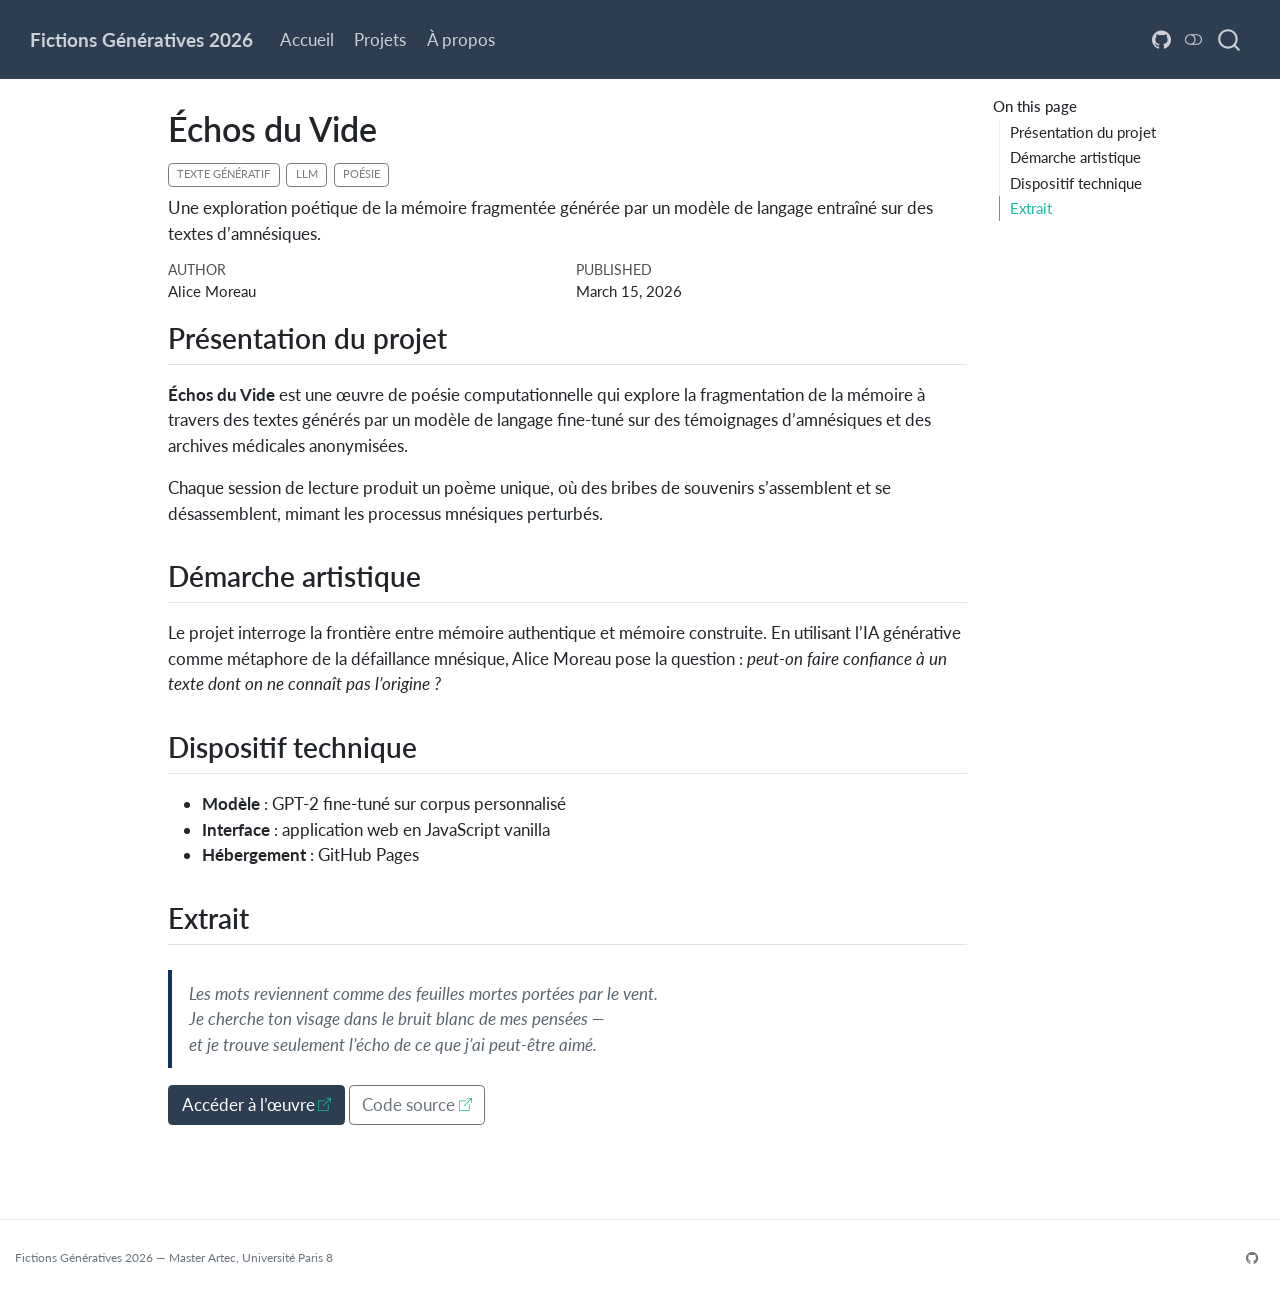
<file: docs/projets/echos-du-vide.html>
<!DOCTYPE html>
<html xmlns="http://www.w3.org/1999/xhtml" lang="en" xml:lang="en"><head>

<meta charset="utf-8">
<meta name="generator" content="quarto-1.8.26">

<meta name="viewport" content="width=device-width, initial-scale=1.0, user-scalable=yes">

<meta name="author" content="Alice Moreau">
<meta name="dcterms.date" content="2026-03-15">
<meta name="description" content="Une exploration poétique de la mémoire fragmentée générée par un modèle de langage entraîné sur des textes d’amnésiques.">

<title>Échos du Vide – Fictions Génératives 2026</title>
<style>
code{white-space: pre-wrap;}
span.smallcaps{font-variant: small-caps;}
div.columns{display: flex; gap: min(4vw, 1.5em);}
div.column{flex: auto; overflow-x: auto;}
div.hanging-indent{margin-left: 1.5em; text-indent: -1.5em;}
ul.task-list{list-style: none;}
ul.task-list li input[type="checkbox"] {
  width: 0.8em;
  margin: 0 0.8em 0.2em -1em; /* quarto-specific, see https://github.com/quarto-dev/quarto-cli/issues/4556 */ 
  vertical-align: middle;
}
</style>


<script src="../site_libs/quarto-nav/quarto-nav.js"></script>
<script src="../site_libs/quarto-nav/headroom.min.js"></script>
<script src="../site_libs/clipboard/clipboard.min.js"></script>
<script src="../site_libs/quarto-search/autocomplete.umd.js"></script>
<script src="../site_libs/quarto-search/fuse.min.js"></script>
<script src="../site_libs/quarto-search/quarto-search.js"></script>
<meta name="quarto:offset" content="../">
<script src="../site_libs/quarto-html/quarto.js" type="module"></script>
<script src="../site_libs/quarto-html/tabsets/tabsets.js" type="module"></script>
<script src="../site_libs/quarto-html/axe/axe-check.js" type="module"></script>
<script src="../site_libs/quarto-html/popper.min.js"></script>
<script src="../site_libs/quarto-html/tippy.umd.min.js"></script>
<script src="../site_libs/quarto-html/anchor.min.js"></script>
<link href="../site_libs/quarto-html/tippy.css" rel="stylesheet">
<link href="../site_libs/quarto-html/quarto-syntax-highlighting-587c61ba64f3a5504c4d52d930310e48.css" rel="stylesheet" class="quarto-color-scheme" id="quarto-text-highlighting-styles">
<link href="../site_libs/quarto-html/quarto-syntax-highlighting-dark-b758ccaa5987ceb1b75504551e579abf.css" rel="stylesheet" class="quarto-color-scheme quarto-color-alternate" id="quarto-text-highlighting-styles">
<link href="../site_libs/quarto-html/quarto-syntax-highlighting-587c61ba64f3a5504c4d52d930310e48.css" rel="stylesheet" class="quarto-color-scheme-extra" id="quarto-text-highlighting-styles">
<script src="../site_libs/bootstrap/bootstrap.min.js"></script>
<link href="../site_libs/bootstrap/bootstrap-icons.css" rel="stylesheet">
<link href="../site_libs/bootstrap/bootstrap-f93c2b1f3f0577f377aefa4848a86a36.min.css" rel="stylesheet" append-hash="true" class="quarto-color-scheme" id="quarto-bootstrap" data-mode="light">
<link href="../site_libs/bootstrap/bootstrap-dark-0d4a9d19931feb4fee1ddab4b2489000.min.css" rel="stylesheet" append-hash="true" class="quarto-color-scheme quarto-color-alternate" id="quarto-bootstrap" data-mode="dark">
<link href="../site_libs/bootstrap/bootstrap-f93c2b1f3f0577f377aefa4848a86a36.min.css" rel="stylesheet" append-hash="true" class="quarto-color-scheme-extra" id="quarto-bootstrap" data-mode="light">
<script id="quarto-search-options" type="application/json">{
  "location": "navbar",
  "copy-button": false,
  "collapse-after": 3,
  "panel-placement": "end",
  "type": "overlay",
  "limit": 50,
  "keyboard-shortcut": [
    "f",
    "/",
    "s"
  ],
  "show-item-context": false,
  "language": {
    "search-no-results-text": "No results",
    "search-matching-documents-text": "matching documents",
    "search-copy-link-title": "Copy link to search",
    "search-hide-matches-text": "Hide additional matches",
    "search-more-match-text": "more match in this document",
    "search-more-matches-text": "more matches in this document",
    "search-clear-button-title": "Clear",
    "search-text-placeholder": "",
    "search-detached-cancel-button-title": "Cancel",
    "search-submit-button-title": "Submit",
    "search-label": "Search"
  }
}</script>
<style>html{ scroll-behavior: smooth; }</style>


<link rel="stylesheet" href="../styles.css">
</head>

<body class="nav-fixed quarto-light"><script id="quarto-html-before-body" type="application/javascript">
    const toggleBodyColorMode = (bsSheetEl) => {
      const mode = bsSheetEl.getAttribute("data-mode");
      const bodyEl = window.document.querySelector("body");
      if (mode === "dark") {
        bodyEl.classList.add("quarto-dark");
        bodyEl.classList.remove("quarto-light");
      } else {
        bodyEl.classList.add("quarto-light");
        bodyEl.classList.remove("quarto-dark");
      }
    }
    const toggleBodyColorPrimary = () => {
      const bsSheetEl = window.document.querySelector("link#quarto-bootstrap:not([rel=disabled-stylesheet])");
      if (bsSheetEl) {
        toggleBodyColorMode(bsSheetEl);
      }
    }
    const setColorSchemeToggle = (alternate) => {
      const toggles = window.document.querySelectorAll('.quarto-color-scheme-toggle');
      for (let i=0; i < toggles.length; i++) {
        const toggle = toggles[i];
        if (toggle) {
          if (alternate) {
            toggle.classList.add("alternate");
          } else {
            toggle.classList.remove("alternate");
          }
        }
      }
    };
    const toggleColorMode = (alternate) => {
      // Switch the stylesheets
      const primaryStylesheets = window.document.querySelectorAll('link.quarto-color-scheme:not(.quarto-color-alternate)');
      const alternateStylesheets = window.document.querySelectorAll('link.quarto-color-scheme.quarto-color-alternate');
      manageTransitions('#quarto-margin-sidebar .nav-link', false);
      if (alternate) {
        // note: dark is layered on light, we don't disable primary!
        enableStylesheet(alternateStylesheets);
        for (const sheetNode of alternateStylesheets) {
          if (sheetNode.id === "quarto-bootstrap") {
            toggleBodyColorMode(sheetNode);
          }
        }
      } else {
        disableStylesheet(alternateStylesheets);
        enableStylesheet(primaryStylesheets)
        toggleBodyColorPrimary();
      }
      manageTransitions('#quarto-margin-sidebar .nav-link', true);
      // Switch the toggles
      setColorSchemeToggle(alternate)
      // Hack to workaround the fact that safari doesn't
      // properly recolor the scrollbar when toggling (#1455)
      if (navigator.userAgent.indexOf('Safari') > 0 && navigator.userAgent.indexOf('Chrome') == -1) {
        manageTransitions("body", false);
        window.scrollTo(0, 1);
        setTimeout(() => {
          window.scrollTo(0, 0);
          manageTransitions("body", true);
        }, 40);
      }
    }
    const disableStylesheet = (stylesheets) => {
      for (let i=0; i < stylesheets.length; i++) {
        const stylesheet = stylesheets[i];
        stylesheet.rel = 'disabled-stylesheet';
      }
    }
    const enableStylesheet = (stylesheets) => {
      for (let i=0; i < stylesheets.length; i++) {
        const stylesheet = stylesheets[i];
        if(stylesheet.rel !== 'stylesheet') { // for Chrome, which will still FOUC without this check
          stylesheet.rel = 'stylesheet';
        }
      }
    }
    const manageTransitions = (selector, allowTransitions) => {
      const els = window.document.querySelectorAll(selector);
      for (let i=0; i < els.length; i++) {
        const el = els[i];
        if (allowTransitions) {
          el.classList.remove('notransition');
        } else {
          el.classList.add('notransition');
        }
      }
    }
    const isFileUrl = () => {
      return window.location.protocol === 'file:';
    }
    const hasAlternateSentinel = () => {
      let styleSentinel = getColorSchemeSentinel();
      if (styleSentinel !== null) {
        return styleSentinel === "alternate";
      } else {
        return false;
      }
    }
    const setStyleSentinel = (alternate) => {
      const value = alternate ? "alternate" : "default";
      if (!isFileUrl()) {
        window.localStorage.setItem("quarto-color-scheme", value);
      } else {
        localAlternateSentinel = value;
      }
    }
    const getColorSchemeSentinel = () => {
      if (!isFileUrl()) {
        const storageValue = window.localStorage.getItem("quarto-color-scheme");
        return storageValue != null ? storageValue : localAlternateSentinel;
      } else {
        return localAlternateSentinel;
      }
    }
    const toggleGiscusIfUsed = (isAlternate, darkModeDefault) => {
      const baseTheme = document.querySelector('#giscus-base-theme')?.value ?? 'light';
      const alternateTheme = document.querySelector('#giscus-alt-theme')?.value ?? 'dark';
      let newTheme = '';
      if(authorPrefersDark) {
        newTheme = isAlternate ? baseTheme : alternateTheme;
      } else {
        newTheme = isAlternate ? alternateTheme : baseTheme;
      }
      const changeGiscusTheme = () => {
        // From: https://github.com/giscus/giscus/issues/336
        const sendMessage = (message) => {
          const iframe = document.querySelector('iframe.giscus-frame');
          if (!iframe) return;
          iframe.contentWindow.postMessage({ giscus: message }, 'https://giscus.app');
        }
        sendMessage({
          setConfig: {
            theme: newTheme
          }
        });
      }
      const isGiscussLoaded = window.document.querySelector('iframe.giscus-frame') !== null;
      if (isGiscussLoaded) {
        changeGiscusTheme();
      }
    };
    const authorPrefersDark = false;
    const darkModeDefault = authorPrefersDark;
      document.querySelector('link#quarto-text-highlighting-styles.quarto-color-scheme-extra').rel = 'disabled-stylesheet';
      document.querySelector('link#quarto-bootstrap.quarto-color-scheme-extra').rel = 'disabled-stylesheet';
    let localAlternateSentinel = darkModeDefault ? 'alternate' : 'default';
    // Dark / light mode switch
    window.quartoToggleColorScheme = () => {
      // Read the current dark / light value
      let toAlternate = !hasAlternateSentinel();
      toggleColorMode(toAlternate);
      setStyleSentinel(toAlternate);
      toggleGiscusIfUsed(toAlternate, darkModeDefault);
      window.dispatchEvent(new Event('resize'));
    };
    // Switch to dark mode if need be
    if (hasAlternateSentinel()) {
      toggleColorMode(true);
    } else {
      toggleColorMode(false);
    }
  </script>

<div id="quarto-search-results"></div>
  <header id="quarto-header" class="headroom fixed-top">
    <nav class="navbar navbar-expand-lg " data-bs-theme="dark">
      <div class="navbar-container container-fluid">
      <div class="navbar-brand-container mx-auto">
    <a class="navbar-brand" href="../index.html">
    <span class="navbar-title">Fictions Génératives 2026</span>
    </a>
  </div>
            <div id="quarto-search" class="" title="Search"></div>
          <button class="navbar-toggler" type="button" data-bs-toggle="collapse" data-bs-target="#navbarCollapse" aria-controls="navbarCollapse" role="menu" aria-expanded="false" aria-label="Toggle navigation" onclick="if (window.quartoToggleHeadroom) { window.quartoToggleHeadroom(); }">
  <span class="navbar-toggler-icon"></span>
</button>
          <div class="collapse navbar-collapse" id="navbarCollapse">
            <ul class="navbar-nav navbar-nav-scroll me-auto">
  <li class="nav-item">
    <a class="nav-link" href="../index.html"> 
<span class="menu-text">Accueil</span></a>
  </li>  
  <li class="nav-item">
    <a class="nav-link" href="../projets.html"> 
<span class="menu-text">Projets</span></a>
  </li>  
  <li class="nav-item">
    <a class="nav-link" href="../a-propos.html"> 
<span class="menu-text">À propos</span></a>
  </li>  
</ul>
            <ul class="navbar-nav navbar-nav-scroll ms-auto">
  <li class="nav-item compact">
    <a class="nav-link" href="https://github.com/samszo/fictions-generatives-2026"> <i class="bi bi-github" role="img" aria-label="GitHub">
</i> 
<span class="menu-text"></span></a>
  </li>  
</ul>
          </div> <!-- /navcollapse -->
            <div class="quarto-navbar-tools">
  <a href="" class="quarto-color-scheme-toggle quarto-navigation-tool  px-1" onclick="window.quartoToggleColorScheme(); return false;" title="Toggle dark mode"><i class="bi"></i></a>
</div>
      </div> <!-- /container-fluid -->
    </nav>
</header>
<!-- content -->
<div id="quarto-content" class="quarto-container page-columns page-rows-contents page-layout-article page-navbar">
<!-- sidebar -->
<!-- margin-sidebar -->
    <div id="quarto-margin-sidebar" class="sidebar margin-sidebar">
        <nav id="TOC" role="doc-toc" class="toc-active">
    <h2 id="toc-title">On this page</h2>
   
  <ul class="collapse">
  <li><a href="#présentation-du-projet" id="toc-présentation-du-projet" class="nav-link active" data-scroll-target="#présentation-du-projet">Présentation du projet</a></li>
  <li><a href="#démarche-artistique" id="toc-démarche-artistique" class="nav-link" data-scroll-target="#démarche-artistique">Démarche artistique</a></li>
  <li><a href="#dispositif-technique" id="toc-dispositif-technique" class="nav-link" data-scroll-target="#dispositif-technique">Dispositif technique</a></li>
  <li><a href="#extrait" id="toc-extrait" class="nav-link" data-scroll-target="#extrait">Extrait</a></li>
  </ul>
</nav>
    </div>
<!-- main -->
<main class="content" id="quarto-document-content">


<header id="title-block-header" class="quarto-title-block default">
<div class="quarto-title">
<h1 class="title">Échos du Vide</h1>
  <div class="quarto-categories">
    <div class="quarto-category">texte génératif</div>
    <div class="quarto-category">LLM</div>
    <div class="quarto-category">poésie</div>
  </div>
  </div>

<div>
  <div class="description">
    Une exploration poétique de la mémoire fragmentée générée par un modèle de langage entraîné sur des textes d’amnésiques.
  </div>
</div>


<div class="quarto-title-meta">

    <div>
    <div class="quarto-title-meta-heading">Author</div>
    <div class="quarto-title-meta-contents">
             <p>Alice Moreau </p>
          </div>
  </div>
    
    <div>
    <div class="quarto-title-meta-heading">Published</div>
    <div class="quarto-title-meta-contents">
      <p class="date">March 15, 2026</p>
    </div>
  </div>
  
    
  </div>
  


</header>


<section id="présentation-du-projet" class="level2">
<h2 class="anchored" data-anchor-id="présentation-du-projet">Présentation du projet</h2>
<p><strong>Échos du Vide</strong> est une œuvre de poésie computationnelle qui explore la fragmentation de la mémoire à travers des textes générés par un modèle de langage fine-tuné sur des témoignages d’amnésiques et des archives médicales anonymisées.</p>
<p>Chaque session de lecture produit un poème unique, où des bribes de souvenirs s’assemblent et se désassemblent, mimant les processus mnésiques perturbés.</p>
</section>
<section id="démarche-artistique" class="level2">
<h2 class="anchored" data-anchor-id="démarche-artistique">Démarche artistique</h2>
<p>Le projet interroge la frontière entre mémoire authentique et mémoire construite. En utilisant l’IA générative comme métaphore de la défaillance mnésique, Alice Moreau pose la question : <em>peut-on faire confiance à un texte dont on ne connaît pas l’origine ?</em></p>
</section>
<section id="dispositif-technique" class="level2">
<h2 class="anchored" data-anchor-id="dispositif-technique">Dispositif technique</h2>
<ul>
<li><strong>Modèle</strong> : GPT-2 fine-tuné sur corpus personnalisé</li>
<li><strong>Interface</strong> : application web en JavaScript vanilla</li>
<li><strong>Hébergement</strong> : GitHub Pages</li>
</ul>
</section>
<section id="extrait" class="level2">
<h2 class="anchored" data-anchor-id="extrait">Extrait</h2>
<blockquote class="blockquote">
<p><em>Les mots reviennent comme des feuilles mortes portées par le vent.<br>
Je cherche ton visage dans le bruit blanc de mes pensées —<br>
et je trouve seulement l’écho de ce que j’ai peut-être aimé.</em></p>
</blockquote>
<p><a href="https://example.com" class="btn btn-primary">Accéder à l’œuvre</a> <a href="https://github.com" class="btn btn-outline-secondary">Code source</a></p>


</section>

</main> <!-- /main -->
<script id="quarto-html-after-body" type="application/javascript">
  window.document.addEventListener("DOMContentLoaded", function (event) {
    // Ensure there is a toggle, if there isn't float one in the top right
    if (window.document.querySelector('.quarto-color-scheme-toggle') === null) {
      const a = window.document.createElement('a');
      a.classList.add('top-right');
      a.classList.add('quarto-color-scheme-toggle');
      a.href = "";
      a.onclick = function() { try { window.quartoToggleColorScheme(); } catch {} return false; };
      const i = window.document.createElement("i");
      i.classList.add('bi');
      a.appendChild(i);
      window.document.body.appendChild(a);
    }
    setColorSchemeToggle(hasAlternateSentinel())
    const icon = "";
    const anchorJS = new window.AnchorJS();
    anchorJS.options = {
      placement: 'right',
      icon: icon
    };
    anchorJS.add('.anchored');
    const isCodeAnnotation = (el) => {
      for (const clz of el.classList) {
        if (clz.startsWith('code-annotation-')) {                     
          return true;
        }
      }
      return false;
    }
    const onCopySuccess = function(e) {
      // button target
      const button = e.trigger;
      // don't keep focus
      button.blur();
      // flash "checked"
      button.classList.add('code-copy-button-checked');
      var currentTitle = button.getAttribute("title");
      button.setAttribute("title", "Copied!");
      let tooltip;
      if (window.bootstrap) {
        button.setAttribute("data-bs-toggle", "tooltip");
        button.setAttribute("data-bs-placement", "left");
        button.setAttribute("data-bs-title", "Copied!");
        tooltip = new bootstrap.Tooltip(button, 
          { trigger: "manual", 
            customClass: "code-copy-button-tooltip",
            offset: [0, -8]});
        tooltip.show();    
      }
      setTimeout(function() {
        if (tooltip) {
          tooltip.hide();
          button.removeAttribute("data-bs-title");
          button.removeAttribute("data-bs-toggle");
          button.removeAttribute("data-bs-placement");
        }
        button.setAttribute("title", currentTitle);
        button.classList.remove('code-copy-button-checked');
      }, 1000);
      // clear code selection
      e.clearSelection();
    }
    const getTextToCopy = function(trigger) {
      const outerScaffold = trigger.parentElement.cloneNode(true);
      const codeEl = outerScaffold.querySelector('code');
      for (const childEl of codeEl.children) {
        if (isCodeAnnotation(childEl)) {
          childEl.remove();
        }
      }
      return codeEl.innerText;
    }
    const clipboard = new window.ClipboardJS('.code-copy-button:not([data-in-quarto-modal])', {
      text: getTextToCopy
    });
    clipboard.on('success', onCopySuccess);
    if (window.document.getElementById('quarto-embedded-source-code-modal')) {
      const clipboardModal = new window.ClipboardJS('.code-copy-button[data-in-quarto-modal]', {
        text: getTextToCopy,
        container: window.document.getElementById('quarto-embedded-source-code-modal')
      });
      clipboardModal.on('success', onCopySuccess);
    }
      var localhostRegex = new RegExp(/^(?:http|https):\/\/localhost\:?[0-9]*\//);
      var mailtoRegex = new RegExp(/^mailto:/);
        var filterRegex = new RegExp('/' + window.location.host + '/');
      var isInternal = (href) => {
          return filterRegex.test(href) || localhostRegex.test(href) || mailtoRegex.test(href);
      }
      // Inspect non-navigation links and adorn them if external
     var links = window.document.querySelectorAll('a[href]:not(.nav-link):not(.navbar-brand):not(.toc-action):not(.sidebar-link):not(.sidebar-item-toggle):not(.pagination-link):not(.no-external):not([aria-hidden]):not(.dropdown-item):not(.quarto-navigation-tool):not(.about-link)');
      for (var i=0; i<links.length; i++) {
        const link = links[i];
        if (!isInternal(link.href)) {
          // undo the damage that might have been done by quarto-nav.js in the case of
          // links that we want to consider external
          if (link.dataset.originalHref !== undefined) {
            link.href = link.dataset.originalHref;
          }
            // target, if specified
            link.setAttribute("target", "_blank");
            if (link.getAttribute("rel") === null) {
              link.setAttribute("rel", "noopener");
            }
            // default icon
            link.classList.add("external");
        }
      }
    function tippyHover(el, contentFn, onTriggerFn, onUntriggerFn) {
      const config = {
        allowHTML: true,
        maxWidth: 500,
        delay: 100,
        arrow: false,
        appendTo: function(el) {
            return el.parentElement;
        },
        interactive: true,
        interactiveBorder: 10,
        theme: 'quarto',
        placement: 'bottom-start',
      };
      if (contentFn) {
        config.content = contentFn;
      }
      if (onTriggerFn) {
        config.onTrigger = onTriggerFn;
      }
      if (onUntriggerFn) {
        config.onUntrigger = onUntriggerFn;
      }
      window.tippy(el, config); 
    }
    const noterefs = window.document.querySelectorAll('a[role="doc-noteref"]');
    for (var i=0; i<noterefs.length; i++) {
      const ref = noterefs[i];
      tippyHover(ref, function() {
        // use id or data attribute instead here
        let href = ref.getAttribute('data-footnote-href') || ref.getAttribute('href');
        try { href = new URL(href).hash; } catch {}
        const id = href.replace(/^#\/?/, "");
        const note = window.document.getElementById(id);
        if (note) {
          return note.innerHTML;
        } else {
          return "";
        }
      });
    }
    const xrefs = window.document.querySelectorAll('a.quarto-xref');
    const processXRef = (id, note) => {
      // Strip column container classes
      const stripColumnClz = (el) => {
        el.classList.remove("page-full", "page-columns");
        if (el.children) {
          for (const child of el.children) {
            stripColumnClz(child);
          }
        }
      }
      stripColumnClz(note)
      if (id === null || id.startsWith('sec-')) {
        // Special case sections, only their first couple elements
        const container = document.createElement("div");
        if (note.children && note.children.length > 2) {
          container.appendChild(note.children[0].cloneNode(true));
          for (let i = 1; i < note.children.length; i++) {
            const child = note.children[i];
            if (child.tagName === "P" && child.innerText === "") {
              continue;
            } else {
              container.appendChild(child.cloneNode(true));
              break;
            }
          }
          if (window.Quarto?.typesetMath) {
            window.Quarto.typesetMath(container);
          }
          return container.innerHTML
        } else {
          if (window.Quarto?.typesetMath) {
            window.Quarto.typesetMath(note);
          }
          return note.innerHTML;
        }
      } else {
        // Remove any anchor links if they are present
        const anchorLink = note.querySelector('a.anchorjs-link');
        if (anchorLink) {
          anchorLink.remove();
        }
        if (window.Quarto?.typesetMath) {
          window.Quarto.typesetMath(note);
        }
        if (note.classList.contains("callout")) {
          return note.outerHTML;
        } else {
          return note.innerHTML;
        }
      }
    }
    for (var i=0; i<xrefs.length; i++) {
      const xref = xrefs[i];
      tippyHover(xref, undefined, function(instance) {
        instance.disable();
        let url = xref.getAttribute('href');
        let hash = undefined; 
        if (url.startsWith('#')) {
          hash = url;
        } else {
          try { hash = new URL(url).hash; } catch {}
        }
        if (hash) {
          const id = hash.replace(/^#\/?/, "");
          const note = window.document.getElementById(id);
          if (note !== null) {
            try {
              const html = processXRef(id, note.cloneNode(true));
              instance.setContent(html);
            } finally {
              instance.enable();
              instance.show();
            }
          } else {
            // See if we can fetch this
            fetch(url.split('#')[0])
            .then(res => res.text())
            .then(html => {
              const parser = new DOMParser();
              const htmlDoc = parser.parseFromString(html, "text/html");
              const note = htmlDoc.getElementById(id);
              if (note !== null) {
                const html = processXRef(id, note);
                instance.setContent(html);
              } 
            }).finally(() => {
              instance.enable();
              instance.show();
            });
          }
        } else {
          // See if we can fetch a full url (with no hash to target)
          // This is a special case and we should probably do some content thinning / targeting
          fetch(url)
          .then(res => res.text())
          .then(html => {
            const parser = new DOMParser();
            const htmlDoc = parser.parseFromString(html, "text/html");
            const note = htmlDoc.querySelector('main.content');
            if (note !== null) {
              // This should only happen for chapter cross references
              // (since there is no id in the URL)
              // remove the first header
              if (note.children.length > 0 && note.children[0].tagName === "HEADER") {
                note.children[0].remove();
              }
              const html = processXRef(null, note);
              instance.setContent(html);
            } 
          }).finally(() => {
            instance.enable();
            instance.show();
          });
        }
      }, function(instance) {
      });
    }
        let selectedAnnoteEl;
        const selectorForAnnotation = ( cell, annotation) => {
          let cellAttr = 'data-code-cell="' + cell + '"';
          let lineAttr = 'data-code-annotation="' +  annotation + '"';
          const selector = 'span[' + cellAttr + '][' + lineAttr + ']';
          return selector;
        }
        const selectCodeLines = (annoteEl) => {
          const doc = window.document;
          const targetCell = annoteEl.getAttribute("data-target-cell");
          const targetAnnotation = annoteEl.getAttribute("data-target-annotation");
          const annoteSpan = window.document.querySelector(selectorForAnnotation(targetCell, targetAnnotation));
          const lines = annoteSpan.getAttribute("data-code-lines").split(",");
          const lineIds = lines.map((line) => {
            return targetCell + "-" + line;
          })
          let top = null;
          let height = null;
          let parent = null;
          if (lineIds.length > 0) {
              //compute the position of the single el (top and bottom and make a div)
              const el = window.document.getElementById(lineIds[0]);
              top = el.offsetTop;
              height = el.offsetHeight;
              parent = el.parentElement.parentElement;
            if (lineIds.length > 1) {
              const lastEl = window.document.getElementById(lineIds[lineIds.length - 1]);
              const bottom = lastEl.offsetTop + lastEl.offsetHeight;
              height = bottom - top;
            }
            if (top !== null && height !== null && parent !== null) {
              // cook up a div (if necessary) and position it 
              let div = window.document.getElementById("code-annotation-line-highlight");
              if (div === null) {
                div = window.document.createElement("div");
                div.setAttribute("id", "code-annotation-line-highlight");
                div.style.position = 'absolute';
                parent.appendChild(div);
              }
              div.style.top = top - 2 + "px";
              div.style.height = height + 4 + "px";
              div.style.left = 0;
              let gutterDiv = window.document.getElementById("code-annotation-line-highlight-gutter");
              if (gutterDiv === null) {
                gutterDiv = window.document.createElement("div");
                gutterDiv.setAttribute("id", "code-annotation-line-highlight-gutter");
                gutterDiv.style.position = 'absolute';
                const codeCell = window.document.getElementById(targetCell);
                const gutter = codeCell.querySelector('.code-annotation-gutter');
                gutter.appendChild(gutterDiv);
              }
              gutterDiv.style.top = top - 2 + "px";
              gutterDiv.style.height = height + 4 + "px";
            }
            selectedAnnoteEl = annoteEl;
          }
        };
        const unselectCodeLines = () => {
          const elementsIds = ["code-annotation-line-highlight", "code-annotation-line-highlight-gutter"];
          elementsIds.forEach((elId) => {
            const div = window.document.getElementById(elId);
            if (div) {
              div.remove();
            }
          });
          selectedAnnoteEl = undefined;
        };
          // Handle positioning of the toggle
      window.addEventListener(
        "resize",
        throttle(() => {
          elRect = undefined;
          if (selectedAnnoteEl) {
            selectCodeLines(selectedAnnoteEl);
          }
        }, 10)
      );
      function throttle(fn, ms) {
      let throttle = false;
      let timer;
        return (...args) => {
          if(!throttle) { // first call gets through
              fn.apply(this, args);
              throttle = true;
          } else { // all the others get throttled
              if(timer) clearTimeout(timer); // cancel #2
              timer = setTimeout(() => {
                fn.apply(this, args);
                timer = throttle = false;
              }, ms);
          }
        };
      }
        // Attach click handler to the DT
        const annoteDls = window.document.querySelectorAll('dt[data-target-cell]');
        for (const annoteDlNode of annoteDls) {
          annoteDlNode.addEventListener('click', (event) => {
            const clickedEl = event.target;
            if (clickedEl !== selectedAnnoteEl) {
              unselectCodeLines();
              const activeEl = window.document.querySelector('dt[data-target-cell].code-annotation-active');
              if (activeEl) {
                activeEl.classList.remove('code-annotation-active');
              }
              selectCodeLines(clickedEl);
              clickedEl.classList.add('code-annotation-active');
            } else {
              // Unselect the line
              unselectCodeLines();
              clickedEl.classList.remove('code-annotation-active');
            }
          });
        }
    const findCites = (el) => {
      const parentEl = el.parentElement;
      if (parentEl) {
        const cites = parentEl.dataset.cites;
        if (cites) {
          return {
            el,
            cites: cites.split(' ')
          };
        } else {
          return findCites(el.parentElement)
        }
      } else {
        return undefined;
      }
    };
    var bibliorefs = window.document.querySelectorAll('a[role="doc-biblioref"]');
    for (var i=0; i<bibliorefs.length; i++) {
      const ref = bibliorefs[i];
      const citeInfo = findCites(ref);
      if (citeInfo) {
        tippyHover(citeInfo.el, function() {
          var popup = window.document.createElement('div');
          citeInfo.cites.forEach(function(cite) {
            var citeDiv = window.document.createElement('div');
            citeDiv.classList.add('hanging-indent');
            citeDiv.classList.add('csl-entry');
            var biblioDiv = window.document.getElementById('ref-' + cite);
            if (biblioDiv) {
              citeDiv.innerHTML = biblioDiv.innerHTML;
            }
            popup.appendChild(citeDiv);
          });
          return popup.innerHTML;
        });
      }
    }
  });
  </script>
</div> <!-- /content -->
<footer class="footer">
  <div class="nav-footer">
    <div class="nav-footer-left">
<p>Fictions Génératives 2026 — Master Artec, Université Paris 8</p>
</div>   
    <div class="nav-footer-center">
      &nbsp;
    </div>
    <div class="nav-footer-right">
      <ul class="footer-items list-unstyled">
    <li class="nav-item compact">
    <a class="nav-link" href="https://github.com/samszo/fictions-generatives-2026">
      <i class="bi bi-github" role="img">
</i> 
    </a>
  </li>  
</ul>
    </div>
  </div>
</footer>




<script src="../site_libs/quarto-html/zenscroll-min.js"></script>
</body></html>
</file>
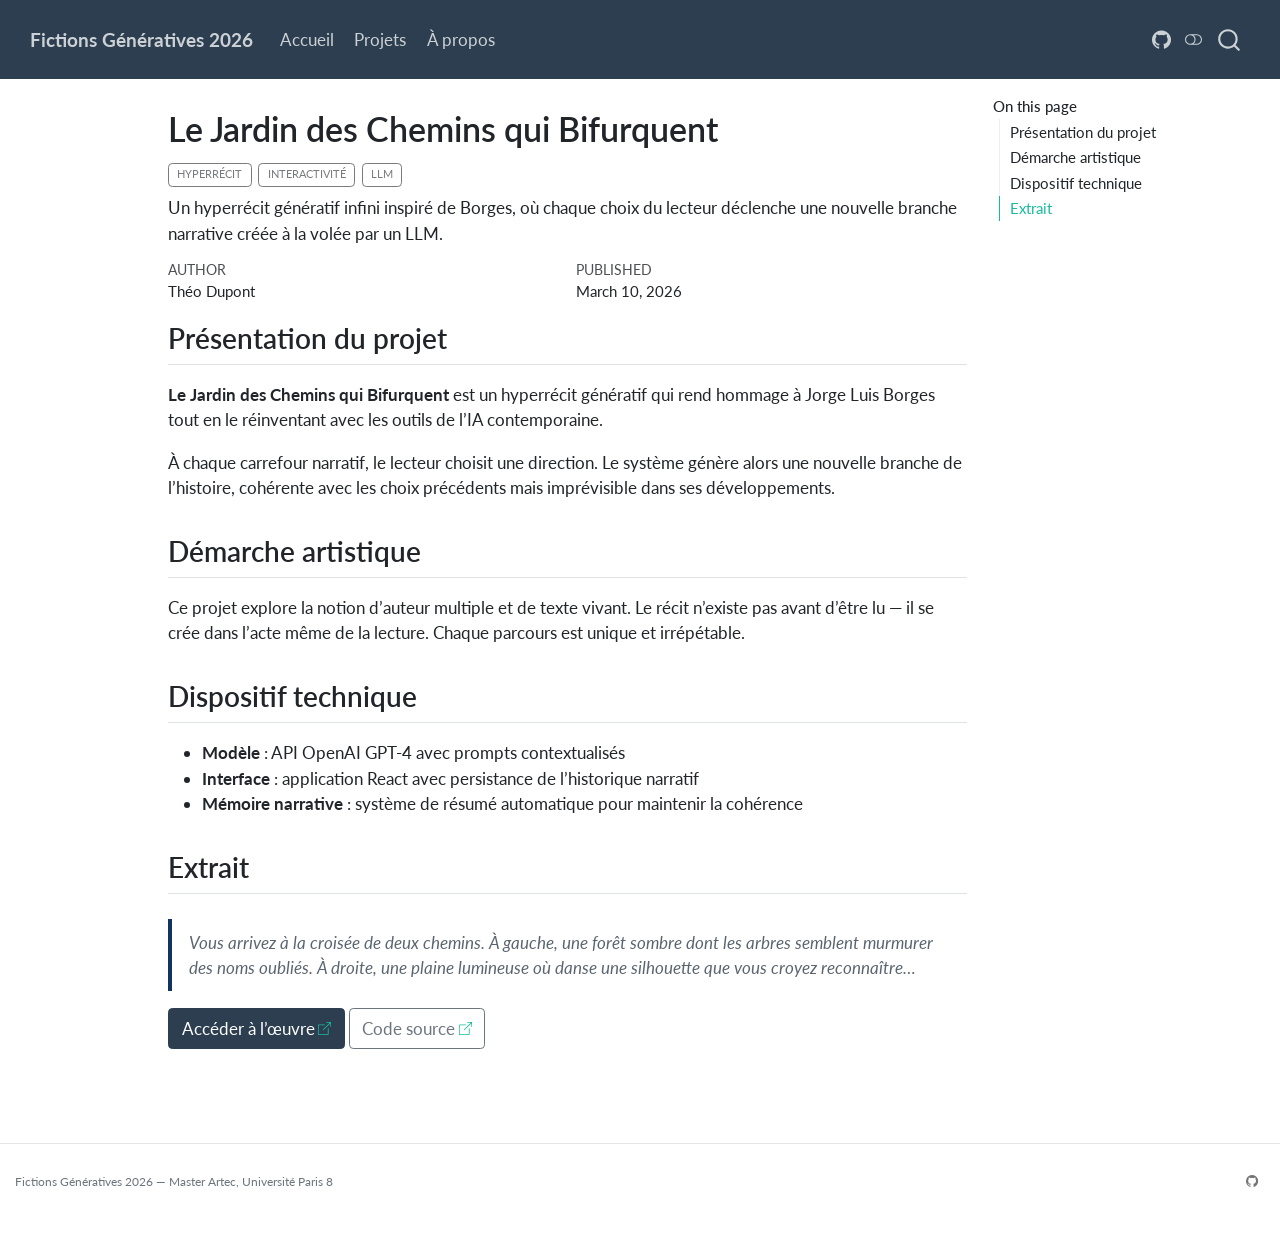
<file: docs/projets/jardin-chemins.html>
<!DOCTYPE html>
<html xmlns="http://www.w3.org/1999/xhtml" lang="en" xml:lang="en"><head>

<meta charset="utf-8">
<meta name="generator" content="quarto-1.8.26">

<meta name="viewport" content="width=device-width, initial-scale=1.0, user-scalable=yes">

<meta name="author" content="Théo Dupont">
<meta name="dcterms.date" content="2026-03-10">
<meta name="description" content="Un hyperrécit génératif infini inspiré de Borges, où chaque choix du lecteur déclenche une nouvelle branche narrative créée à la volée par un LLM.">

<title>Le Jardin des Chemins qui Bifurquent – Fictions Génératives 2026</title>
<style>
code{white-space: pre-wrap;}
span.smallcaps{font-variant: small-caps;}
div.columns{display: flex; gap: min(4vw, 1.5em);}
div.column{flex: auto; overflow-x: auto;}
div.hanging-indent{margin-left: 1.5em; text-indent: -1.5em;}
ul.task-list{list-style: none;}
ul.task-list li input[type="checkbox"] {
  width: 0.8em;
  margin: 0 0.8em 0.2em -1em; /* quarto-specific, see https://github.com/quarto-dev/quarto-cli/issues/4556 */ 
  vertical-align: middle;
}
</style>


<script src="../site_libs/quarto-nav/quarto-nav.js"></script>
<script src="../site_libs/quarto-nav/headroom.min.js"></script>
<script src="../site_libs/clipboard/clipboard.min.js"></script>
<script src="../site_libs/quarto-search/autocomplete.umd.js"></script>
<script src="../site_libs/quarto-search/fuse.min.js"></script>
<script src="../site_libs/quarto-search/quarto-search.js"></script>
<meta name="quarto:offset" content="../">
<script src="../site_libs/quarto-html/quarto.js" type="module"></script>
<script src="../site_libs/quarto-html/tabsets/tabsets.js" type="module"></script>
<script src="../site_libs/quarto-html/axe/axe-check.js" type="module"></script>
<script src="../site_libs/quarto-html/popper.min.js"></script>
<script src="../site_libs/quarto-html/tippy.umd.min.js"></script>
<script src="../site_libs/quarto-html/anchor.min.js"></script>
<link href="../site_libs/quarto-html/tippy.css" rel="stylesheet">
<link href="../site_libs/quarto-html/quarto-syntax-highlighting-587c61ba64f3a5504c4d52d930310e48.css" rel="stylesheet" class="quarto-color-scheme" id="quarto-text-highlighting-styles">
<link href="../site_libs/quarto-html/quarto-syntax-highlighting-dark-b758ccaa5987ceb1b75504551e579abf.css" rel="stylesheet" class="quarto-color-scheme quarto-color-alternate" id="quarto-text-highlighting-styles">
<link href="../site_libs/quarto-html/quarto-syntax-highlighting-587c61ba64f3a5504c4d52d930310e48.css" rel="stylesheet" class="quarto-color-scheme-extra" id="quarto-text-highlighting-styles">
<script src="../site_libs/bootstrap/bootstrap.min.js"></script>
<link href="../site_libs/bootstrap/bootstrap-icons.css" rel="stylesheet">
<link href="../site_libs/bootstrap/bootstrap-f93c2b1f3f0577f377aefa4848a86a36.min.css" rel="stylesheet" append-hash="true" class="quarto-color-scheme" id="quarto-bootstrap" data-mode="light">
<link href="../site_libs/bootstrap/bootstrap-dark-0d4a9d19931feb4fee1ddab4b2489000.min.css" rel="stylesheet" append-hash="true" class="quarto-color-scheme quarto-color-alternate" id="quarto-bootstrap" data-mode="dark">
<link href="../site_libs/bootstrap/bootstrap-f93c2b1f3f0577f377aefa4848a86a36.min.css" rel="stylesheet" append-hash="true" class="quarto-color-scheme-extra" id="quarto-bootstrap" data-mode="light">
<script id="quarto-search-options" type="application/json">{
  "location": "navbar",
  "copy-button": false,
  "collapse-after": 3,
  "panel-placement": "end",
  "type": "overlay",
  "limit": 50,
  "keyboard-shortcut": [
    "f",
    "/",
    "s"
  ],
  "show-item-context": false,
  "language": {
    "search-no-results-text": "No results",
    "search-matching-documents-text": "matching documents",
    "search-copy-link-title": "Copy link to search",
    "search-hide-matches-text": "Hide additional matches",
    "search-more-match-text": "more match in this document",
    "search-more-matches-text": "more matches in this document",
    "search-clear-button-title": "Clear",
    "search-text-placeholder": "",
    "search-detached-cancel-button-title": "Cancel",
    "search-submit-button-title": "Submit",
    "search-label": "Search"
  }
}</script>
<style>html{ scroll-behavior: smooth; }</style>


<link rel="stylesheet" href="../styles.css">
</head>

<body class="nav-fixed quarto-light"><script id="quarto-html-before-body" type="application/javascript">
    const toggleBodyColorMode = (bsSheetEl) => {
      const mode = bsSheetEl.getAttribute("data-mode");
      const bodyEl = window.document.querySelector("body");
      if (mode === "dark") {
        bodyEl.classList.add("quarto-dark");
        bodyEl.classList.remove("quarto-light");
      } else {
        bodyEl.classList.add("quarto-light");
        bodyEl.classList.remove("quarto-dark");
      }
    }
    const toggleBodyColorPrimary = () => {
      const bsSheetEl = window.document.querySelector("link#quarto-bootstrap:not([rel=disabled-stylesheet])");
      if (bsSheetEl) {
        toggleBodyColorMode(bsSheetEl);
      }
    }
    const setColorSchemeToggle = (alternate) => {
      const toggles = window.document.querySelectorAll('.quarto-color-scheme-toggle');
      for (let i=0; i < toggles.length; i++) {
        const toggle = toggles[i];
        if (toggle) {
          if (alternate) {
            toggle.classList.add("alternate");
          } else {
            toggle.classList.remove("alternate");
          }
        }
      }
    };
    const toggleColorMode = (alternate) => {
      // Switch the stylesheets
      const primaryStylesheets = window.document.querySelectorAll('link.quarto-color-scheme:not(.quarto-color-alternate)');
      const alternateStylesheets = window.document.querySelectorAll('link.quarto-color-scheme.quarto-color-alternate');
      manageTransitions('#quarto-margin-sidebar .nav-link', false);
      if (alternate) {
        // note: dark is layered on light, we don't disable primary!
        enableStylesheet(alternateStylesheets);
        for (const sheetNode of alternateStylesheets) {
          if (sheetNode.id === "quarto-bootstrap") {
            toggleBodyColorMode(sheetNode);
          }
        }
      } else {
        disableStylesheet(alternateStylesheets);
        enableStylesheet(primaryStylesheets)
        toggleBodyColorPrimary();
      }
      manageTransitions('#quarto-margin-sidebar .nav-link', true);
      // Switch the toggles
      setColorSchemeToggle(alternate)
      // Hack to workaround the fact that safari doesn't
      // properly recolor the scrollbar when toggling (#1455)
      if (navigator.userAgent.indexOf('Safari') > 0 && navigator.userAgent.indexOf('Chrome') == -1) {
        manageTransitions("body", false);
        window.scrollTo(0, 1);
        setTimeout(() => {
          window.scrollTo(0, 0);
          manageTransitions("body", true);
        }, 40);
      }
    }
    const disableStylesheet = (stylesheets) => {
      for (let i=0; i < stylesheets.length; i++) {
        const stylesheet = stylesheets[i];
        stylesheet.rel = 'disabled-stylesheet';
      }
    }
    const enableStylesheet = (stylesheets) => {
      for (let i=0; i < stylesheets.length; i++) {
        const stylesheet = stylesheets[i];
        if(stylesheet.rel !== 'stylesheet') { // for Chrome, which will still FOUC without this check
          stylesheet.rel = 'stylesheet';
        }
      }
    }
    const manageTransitions = (selector, allowTransitions) => {
      const els = window.document.querySelectorAll(selector);
      for (let i=0; i < els.length; i++) {
        const el = els[i];
        if (allowTransitions) {
          el.classList.remove('notransition');
        } else {
          el.classList.add('notransition');
        }
      }
    }
    const isFileUrl = () => {
      return window.location.protocol === 'file:';
    }
    const hasAlternateSentinel = () => {
      let styleSentinel = getColorSchemeSentinel();
      if (styleSentinel !== null) {
        return styleSentinel === "alternate";
      } else {
        return false;
      }
    }
    const setStyleSentinel = (alternate) => {
      const value = alternate ? "alternate" : "default";
      if (!isFileUrl()) {
        window.localStorage.setItem("quarto-color-scheme", value);
      } else {
        localAlternateSentinel = value;
      }
    }
    const getColorSchemeSentinel = () => {
      if (!isFileUrl()) {
        const storageValue = window.localStorage.getItem("quarto-color-scheme");
        return storageValue != null ? storageValue : localAlternateSentinel;
      } else {
        return localAlternateSentinel;
      }
    }
    const toggleGiscusIfUsed = (isAlternate, darkModeDefault) => {
      const baseTheme = document.querySelector('#giscus-base-theme')?.value ?? 'light';
      const alternateTheme = document.querySelector('#giscus-alt-theme')?.value ?? 'dark';
      let newTheme = '';
      if(authorPrefersDark) {
        newTheme = isAlternate ? baseTheme : alternateTheme;
      } else {
        newTheme = isAlternate ? alternateTheme : baseTheme;
      }
      const changeGiscusTheme = () => {
        // From: https://github.com/giscus/giscus/issues/336
        const sendMessage = (message) => {
          const iframe = document.querySelector('iframe.giscus-frame');
          if (!iframe) return;
          iframe.contentWindow.postMessage({ giscus: message }, 'https://giscus.app');
        }
        sendMessage({
          setConfig: {
            theme: newTheme
          }
        });
      }
      const isGiscussLoaded = window.document.querySelector('iframe.giscus-frame') !== null;
      if (isGiscussLoaded) {
        changeGiscusTheme();
      }
    };
    const authorPrefersDark = false;
    const darkModeDefault = authorPrefersDark;
      document.querySelector('link#quarto-text-highlighting-styles.quarto-color-scheme-extra').rel = 'disabled-stylesheet';
      document.querySelector('link#quarto-bootstrap.quarto-color-scheme-extra').rel = 'disabled-stylesheet';
    let localAlternateSentinel = darkModeDefault ? 'alternate' : 'default';
    // Dark / light mode switch
    window.quartoToggleColorScheme = () => {
      // Read the current dark / light value
      let toAlternate = !hasAlternateSentinel();
      toggleColorMode(toAlternate);
      setStyleSentinel(toAlternate);
      toggleGiscusIfUsed(toAlternate, darkModeDefault);
      window.dispatchEvent(new Event('resize'));
    };
    // Switch to dark mode if need be
    if (hasAlternateSentinel()) {
      toggleColorMode(true);
    } else {
      toggleColorMode(false);
    }
  </script>

<div id="quarto-search-results"></div>
  <header id="quarto-header" class="headroom fixed-top">
    <nav class="navbar navbar-expand-lg " data-bs-theme="dark">
      <div class="navbar-container container-fluid">
      <div class="navbar-brand-container mx-auto">
    <a class="navbar-brand" href="../index.html">
    <span class="navbar-title">Fictions Génératives 2026</span>
    </a>
  </div>
            <div id="quarto-search" class="" title="Search"></div>
          <button class="navbar-toggler" type="button" data-bs-toggle="collapse" data-bs-target="#navbarCollapse" aria-controls="navbarCollapse" role="menu" aria-expanded="false" aria-label="Toggle navigation" onclick="if (window.quartoToggleHeadroom) { window.quartoToggleHeadroom(); }">
  <span class="navbar-toggler-icon"></span>
</button>
          <div class="collapse navbar-collapse" id="navbarCollapse">
            <ul class="navbar-nav navbar-nav-scroll me-auto">
  <li class="nav-item">
    <a class="nav-link" href="../index.html"> 
<span class="menu-text">Accueil</span></a>
  </li>  
  <li class="nav-item">
    <a class="nav-link" href="../projets.html"> 
<span class="menu-text">Projets</span></a>
  </li>  
  <li class="nav-item">
    <a class="nav-link" href="../a-propos.html"> 
<span class="menu-text">À propos</span></a>
  </li>  
</ul>
            <ul class="navbar-nav navbar-nav-scroll ms-auto">
  <li class="nav-item compact">
    <a class="nav-link" href="https://github.com/samszo/fictions-generatives-2026"> <i class="bi bi-github" role="img" aria-label="GitHub">
</i> 
<span class="menu-text"></span></a>
  </li>  
</ul>
          </div> <!-- /navcollapse -->
            <div class="quarto-navbar-tools">
  <a href="" class="quarto-color-scheme-toggle quarto-navigation-tool  px-1" onclick="window.quartoToggleColorScheme(); return false;" title="Toggle dark mode"><i class="bi"></i></a>
</div>
      </div> <!-- /container-fluid -->
    </nav>
</header>
<!-- content -->
<div id="quarto-content" class="quarto-container page-columns page-rows-contents page-layout-article page-navbar">
<!-- sidebar -->
<!-- margin-sidebar -->
    <div id="quarto-margin-sidebar" class="sidebar margin-sidebar">
        <nav id="TOC" role="doc-toc" class="toc-active">
    <h2 id="toc-title">On this page</h2>
   
  <ul class="collapse">
  <li><a href="#présentation-du-projet" id="toc-présentation-du-projet" class="nav-link active" data-scroll-target="#présentation-du-projet">Présentation du projet</a></li>
  <li><a href="#démarche-artistique" id="toc-démarche-artistique" class="nav-link" data-scroll-target="#démarche-artistique">Démarche artistique</a></li>
  <li><a href="#dispositif-technique" id="toc-dispositif-technique" class="nav-link" data-scroll-target="#dispositif-technique">Dispositif technique</a></li>
  <li><a href="#extrait" id="toc-extrait" class="nav-link" data-scroll-target="#extrait">Extrait</a></li>
  </ul>
</nav>
    </div>
<!-- main -->
<main class="content" id="quarto-document-content">


<header id="title-block-header" class="quarto-title-block default">
<div class="quarto-title">
<h1 class="title">Le Jardin des Chemins qui Bifurquent</h1>
  <div class="quarto-categories">
    <div class="quarto-category">hyperrécit</div>
    <div class="quarto-category">interactivité</div>
    <div class="quarto-category">LLM</div>
  </div>
  </div>

<div>
  <div class="description">
    Un hyperrécit génératif infini inspiré de Borges, où chaque choix du lecteur déclenche une nouvelle branche narrative créée à la volée par un LLM.
  </div>
</div>


<div class="quarto-title-meta">

    <div>
    <div class="quarto-title-meta-heading">Author</div>
    <div class="quarto-title-meta-contents">
             <p>Théo Dupont </p>
          </div>
  </div>
    
    <div>
    <div class="quarto-title-meta-heading">Published</div>
    <div class="quarto-title-meta-contents">
      <p class="date">March 10, 2026</p>
    </div>
  </div>
  
    
  </div>
  


</header>


<section id="présentation-du-projet" class="level2">
<h2 class="anchored" data-anchor-id="présentation-du-projet">Présentation du projet</h2>
<p><strong>Le Jardin des Chemins qui Bifurquent</strong> est un hyperrécit génératif qui rend hommage à Jorge Luis Borges tout en le réinventant avec les outils de l’IA contemporaine.</p>
<p>À chaque carrefour narratif, le lecteur choisit une direction. Le système génère alors une nouvelle branche de l’histoire, cohérente avec les choix précédents mais imprévisible dans ses développements.</p>
</section>
<section id="démarche-artistique" class="level2">
<h2 class="anchored" data-anchor-id="démarche-artistique">Démarche artistique</h2>
<p>Ce projet explore la notion d’auteur multiple et de texte vivant. Le récit n’existe pas avant d’être lu — il se crée dans l’acte même de la lecture. Chaque parcours est unique et irrépétable.</p>
</section>
<section id="dispositif-technique" class="level2">
<h2 class="anchored" data-anchor-id="dispositif-technique">Dispositif technique</h2>
<ul>
<li><strong>Modèle</strong> : API OpenAI GPT-4 avec prompts contextualisés</li>
<li><strong>Interface</strong> : application React avec persistance de l’historique narratif</li>
<li><strong>Mémoire narrative</strong> : système de résumé automatique pour maintenir la cohérence</li>
</ul>
</section>
<section id="extrait" class="level2">
<h2 class="anchored" data-anchor-id="extrait">Extrait</h2>
<blockquote class="blockquote">
<p><em>Vous arrivez à la croisée de deux chemins. À gauche, une forêt sombre dont les arbres semblent murmurer des noms oubliés. À droite, une plaine lumineuse où danse une silhouette que vous croyez reconnaître…</em></p>
</blockquote>
<p><a href="https://example.com" class="btn btn-primary">Accéder à l’œuvre</a> <a href="https://github.com" class="btn btn-outline-secondary">Code source</a></p>


</section>

</main> <!-- /main -->
<script id="quarto-html-after-body" type="application/javascript">
  window.document.addEventListener("DOMContentLoaded", function (event) {
    // Ensure there is a toggle, if there isn't float one in the top right
    if (window.document.querySelector('.quarto-color-scheme-toggle') === null) {
      const a = window.document.createElement('a');
      a.classList.add('top-right');
      a.classList.add('quarto-color-scheme-toggle');
      a.href = "";
      a.onclick = function() { try { window.quartoToggleColorScheme(); } catch {} return false; };
      const i = window.document.createElement("i");
      i.classList.add('bi');
      a.appendChild(i);
      window.document.body.appendChild(a);
    }
    setColorSchemeToggle(hasAlternateSentinel())
    const icon = "";
    const anchorJS = new window.AnchorJS();
    anchorJS.options = {
      placement: 'right',
      icon: icon
    };
    anchorJS.add('.anchored');
    const isCodeAnnotation = (el) => {
      for (const clz of el.classList) {
        if (clz.startsWith('code-annotation-')) {                     
          return true;
        }
      }
      return false;
    }
    const onCopySuccess = function(e) {
      // button target
      const button = e.trigger;
      // don't keep focus
      button.blur();
      // flash "checked"
      button.classList.add('code-copy-button-checked');
      var currentTitle = button.getAttribute("title");
      button.setAttribute("title", "Copied!");
      let tooltip;
      if (window.bootstrap) {
        button.setAttribute("data-bs-toggle", "tooltip");
        button.setAttribute("data-bs-placement", "left");
        button.setAttribute("data-bs-title", "Copied!");
        tooltip = new bootstrap.Tooltip(button, 
          { trigger: "manual", 
            customClass: "code-copy-button-tooltip",
            offset: [0, -8]});
        tooltip.show();    
      }
      setTimeout(function() {
        if (tooltip) {
          tooltip.hide();
          button.removeAttribute("data-bs-title");
          button.removeAttribute("data-bs-toggle");
          button.removeAttribute("data-bs-placement");
        }
        button.setAttribute("title", currentTitle);
        button.classList.remove('code-copy-button-checked');
      }, 1000);
      // clear code selection
      e.clearSelection();
    }
    const getTextToCopy = function(trigger) {
      const outerScaffold = trigger.parentElement.cloneNode(true);
      const codeEl = outerScaffold.querySelector('code');
      for (const childEl of codeEl.children) {
        if (isCodeAnnotation(childEl)) {
          childEl.remove();
        }
      }
      return codeEl.innerText;
    }
    const clipboard = new window.ClipboardJS('.code-copy-button:not([data-in-quarto-modal])', {
      text: getTextToCopy
    });
    clipboard.on('success', onCopySuccess);
    if (window.document.getElementById('quarto-embedded-source-code-modal')) {
      const clipboardModal = new window.ClipboardJS('.code-copy-button[data-in-quarto-modal]', {
        text: getTextToCopy,
        container: window.document.getElementById('quarto-embedded-source-code-modal')
      });
      clipboardModal.on('success', onCopySuccess);
    }
      var localhostRegex = new RegExp(/^(?:http|https):\/\/localhost\:?[0-9]*\//);
      var mailtoRegex = new RegExp(/^mailto:/);
        var filterRegex = new RegExp('/' + window.location.host + '/');
      var isInternal = (href) => {
          return filterRegex.test(href) || localhostRegex.test(href) || mailtoRegex.test(href);
      }
      // Inspect non-navigation links and adorn them if external
     var links = window.document.querySelectorAll('a[href]:not(.nav-link):not(.navbar-brand):not(.toc-action):not(.sidebar-link):not(.sidebar-item-toggle):not(.pagination-link):not(.no-external):not([aria-hidden]):not(.dropdown-item):not(.quarto-navigation-tool):not(.about-link)');
      for (var i=0; i<links.length; i++) {
        const link = links[i];
        if (!isInternal(link.href)) {
          // undo the damage that might have been done by quarto-nav.js in the case of
          // links that we want to consider external
          if (link.dataset.originalHref !== undefined) {
            link.href = link.dataset.originalHref;
          }
            // target, if specified
            link.setAttribute("target", "_blank");
            if (link.getAttribute("rel") === null) {
              link.setAttribute("rel", "noopener");
            }
            // default icon
            link.classList.add("external");
        }
      }
    function tippyHover(el, contentFn, onTriggerFn, onUntriggerFn) {
      const config = {
        allowHTML: true,
        maxWidth: 500,
        delay: 100,
        arrow: false,
        appendTo: function(el) {
            return el.parentElement;
        },
        interactive: true,
        interactiveBorder: 10,
        theme: 'quarto',
        placement: 'bottom-start',
      };
      if (contentFn) {
        config.content = contentFn;
      }
      if (onTriggerFn) {
        config.onTrigger = onTriggerFn;
      }
      if (onUntriggerFn) {
        config.onUntrigger = onUntriggerFn;
      }
      window.tippy(el, config); 
    }
    const noterefs = window.document.querySelectorAll('a[role="doc-noteref"]');
    for (var i=0; i<noterefs.length; i++) {
      const ref = noterefs[i];
      tippyHover(ref, function() {
        // use id or data attribute instead here
        let href = ref.getAttribute('data-footnote-href') || ref.getAttribute('href');
        try { href = new URL(href).hash; } catch {}
        const id = href.replace(/^#\/?/, "");
        const note = window.document.getElementById(id);
        if (note) {
          return note.innerHTML;
        } else {
          return "";
        }
      });
    }
    const xrefs = window.document.querySelectorAll('a.quarto-xref');
    const processXRef = (id, note) => {
      // Strip column container classes
      const stripColumnClz = (el) => {
        el.classList.remove("page-full", "page-columns");
        if (el.children) {
          for (const child of el.children) {
            stripColumnClz(child);
          }
        }
      }
      stripColumnClz(note)
      if (id === null || id.startsWith('sec-')) {
        // Special case sections, only their first couple elements
        const container = document.createElement("div");
        if (note.children && note.children.length > 2) {
          container.appendChild(note.children[0].cloneNode(true));
          for (let i = 1; i < note.children.length; i++) {
            const child = note.children[i];
            if (child.tagName === "P" && child.innerText === "") {
              continue;
            } else {
              container.appendChild(child.cloneNode(true));
              break;
            }
          }
          if (window.Quarto?.typesetMath) {
            window.Quarto.typesetMath(container);
          }
          return container.innerHTML
        } else {
          if (window.Quarto?.typesetMath) {
            window.Quarto.typesetMath(note);
          }
          return note.innerHTML;
        }
      } else {
        // Remove any anchor links if they are present
        const anchorLink = note.querySelector('a.anchorjs-link');
        if (anchorLink) {
          anchorLink.remove();
        }
        if (window.Quarto?.typesetMath) {
          window.Quarto.typesetMath(note);
        }
        if (note.classList.contains("callout")) {
          return note.outerHTML;
        } else {
          return note.innerHTML;
        }
      }
    }
    for (var i=0; i<xrefs.length; i++) {
      const xref = xrefs[i];
      tippyHover(xref, undefined, function(instance) {
        instance.disable();
        let url = xref.getAttribute('href');
        let hash = undefined; 
        if (url.startsWith('#')) {
          hash = url;
        } else {
          try { hash = new URL(url).hash; } catch {}
        }
        if (hash) {
          const id = hash.replace(/^#\/?/, "");
          const note = window.document.getElementById(id);
          if (note !== null) {
            try {
              const html = processXRef(id, note.cloneNode(true));
              instance.setContent(html);
            } finally {
              instance.enable();
              instance.show();
            }
          } else {
            // See if we can fetch this
            fetch(url.split('#')[0])
            .then(res => res.text())
            .then(html => {
              const parser = new DOMParser();
              const htmlDoc = parser.parseFromString(html, "text/html");
              const note = htmlDoc.getElementById(id);
              if (note !== null) {
                const html = processXRef(id, note);
                instance.setContent(html);
              } 
            }).finally(() => {
              instance.enable();
              instance.show();
            });
          }
        } else {
          // See if we can fetch a full url (with no hash to target)
          // This is a special case and we should probably do some content thinning / targeting
          fetch(url)
          .then(res => res.text())
          .then(html => {
            const parser = new DOMParser();
            const htmlDoc = parser.parseFromString(html, "text/html");
            const note = htmlDoc.querySelector('main.content');
            if (note !== null) {
              // This should only happen for chapter cross references
              // (since there is no id in the URL)
              // remove the first header
              if (note.children.length > 0 && note.children[0].tagName === "HEADER") {
                note.children[0].remove();
              }
              const html = processXRef(null, note);
              instance.setContent(html);
            } 
          }).finally(() => {
            instance.enable();
            instance.show();
          });
        }
      }, function(instance) {
      });
    }
        let selectedAnnoteEl;
        const selectorForAnnotation = ( cell, annotation) => {
          let cellAttr = 'data-code-cell="' + cell + '"';
          let lineAttr = 'data-code-annotation="' +  annotation + '"';
          const selector = 'span[' + cellAttr + '][' + lineAttr + ']';
          return selector;
        }
        const selectCodeLines = (annoteEl) => {
          const doc = window.document;
          const targetCell = annoteEl.getAttribute("data-target-cell");
          const targetAnnotation = annoteEl.getAttribute("data-target-annotation");
          const annoteSpan = window.document.querySelector(selectorForAnnotation(targetCell, targetAnnotation));
          const lines = annoteSpan.getAttribute("data-code-lines").split(",");
          const lineIds = lines.map((line) => {
            return targetCell + "-" + line;
          })
          let top = null;
          let height = null;
          let parent = null;
          if (lineIds.length > 0) {
              //compute the position of the single el (top and bottom and make a div)
              const el = window.document.getElementById(lineIds[0]);
              top = el.offsetTop;
              height = el.offsetHeight;
              parent = el.parentElement.parentElement;
            if (lineIds.length > 1) {
              const lastEl = window.document.getElementById(lineIds[lineIds.length - 1]);
              const bottom = lastEl.offsetTop + lastEl.offsetHeight;
              height = bottom - top;
            }
            if (top !== null && height !== null && parent !== null) {
              // cook up a div (if necessary) and position it 
              let div = window.document.getElementById("code-annotation-line-highlight");
              if (div === null) {
                div = window.document.createElement("div");
                div.setAttribute("id", "code-annotation-line-highlight");
                div.style.position = 'absolute';
                parent.appendChild(div);
              }
              div.style.top = top - 2 + "px";
              div.style.height = height + 4 + "px";
              div.style.left = 0;
              let gutterDiv = window.document.getElementById("code-annotation-line-highlight-gutter");
              if (gutterDiv === null) {
                gutterDiv = window.document.createElement("div");
                gutterDiv.setAttribute("id", "code-annotation-line-highlight-gutter");
                gutterDiv.style.position = 'absolute';
                const codeCell = window.document.getElementById(targetCell);
                const gutter = codeCell.querySelector('.code-annotation-gutter');
                gutter.appendChild(gutterDiv);
              }
              gutterDiv.style.top = top - 2 + "px";
              gutterDiv.style.height = height + 4 + "px";
            }
            selectedAnnoteEl = annoteEl;
          }
        };
        const unselectCodeLines = () => {
          const elementsIds = ["code-annotation-line-highlight", "code-annotation-line-highlight-gutter"];
          elementsIds.forEach((elId) => {
            const div = window.document.getElementById(elId);
            if (div) {
              div.remove();
            }
          });
          selectedAnnoteEl = undefined;
        };
          // Handle positioning of the toggle
      window.addEventListener(
        "resize",
        throttle(() => {
          elRect = undefined;
          if (selectedAnnoteEl) {
            selectCodeLines(selectedAnnoteEl);
          }
        }, 10)
      );
      function throttle(fn, ms) {
      let throttle = false;
      let timer;
        return (...args) => {
          if(!throttle) { // first call gets through
              fn.apply(this, args);
              throttle = true;
          } else { // all the others get throttled
              if(timer) clearTimeout(timer); // cancel #2
              timer = setTimeout(() => {
                fn.apply(this, args);
                timer = throttle = false;
              }, ms);
          }
        };
      }
        // Attach click handler to the DT
        const annoteDls = window.document.querySelectorAll('dt[data-target-cell]');
        for (const annoteDlNode of annoteDls) {
          annoteDlNode.addEventListener('click', (event) => {
            const clickedEl = event.target;
            if (clickedEl !== selectedAnnoteEl) {
              unselectCodeLines();
              const activeEl = window.document.querySelector('dt[data-target-cell].code-annotation-active');
              if (activeEl) {
                activeEl.classList.remove('code-annotation-active');
              }
              selectCodeLines(clickedEl);
              clickedEl.classList.add('code-annotation-active');
            } else {
              // Unselect the line
              unselectCodeLines();
              clickedEl.classList.remove('code-annotation-active');
            }
          });
        }
    const findCites = (el) => {
      const parentEl = el.parentElement;
      if (parentEl) {
        const cites = parentEl.dataset.cites;
        if (cites) {
          return {
            el,
            cites: cites.split(' ')
          };
        } else {
          return findCites(el.parentElement)
        }
      } else {
        return undefined;
      }
    };
    var bibliorefs = window.document.querySelectorAll('a[role="doc-biblioref"]');
    for (var i=0; i<bibliorefs.length; i++) {
      const ref = bibliorefs[i];
      const citeInfo = findCites(ref);
      if (citeInfo) {
        tippyHover(citeInfo.el, function() {
          var popup = window.document.createElement('div');
          citeInfo.cites.forEach(function(cite) {
            var citeDiv = window.document.createElement('div');
            citeDiv.classList.add('hanging-indent');
            citeDiv.classList.add('csl-entry');
            var biblioDiv = window.document.getElementById('ref-' + cite);
            if (biblioDiv) {
              citeDiv.innerHTML = biblioDiv.innerHTML;
            }
            popup.appendChild(citeDiv);
          });
          return popup.innerHTML;
        });
      }
    }
  });
  </script>
</div> <!-- /content -->
<footer class="footer">
  <div class="nav-footer">
    <div class="nav-footer-left">
<p>Fictions Génératives 2026 — Master Artec, Université Paris 8</p>
</div>   
    <div class="nav-footer-center">
      &nbsp;
    </div>
    <div class="nav-footer-right">
      <ul class="footer-items list-unstyled">
    <li class="nav-item compact">
    <a class="nav-link" href="https://github.com/samszo/fictions-generatives-2026">
      <i class="bi bi-github" role="img">
</i> 
    </a>
  </li>  
</ul>
    </div>
  </div>
</footer>




<script src="../site_libs/quarto-html/zenscroll-min.js"></script>
</body></html>
</file>
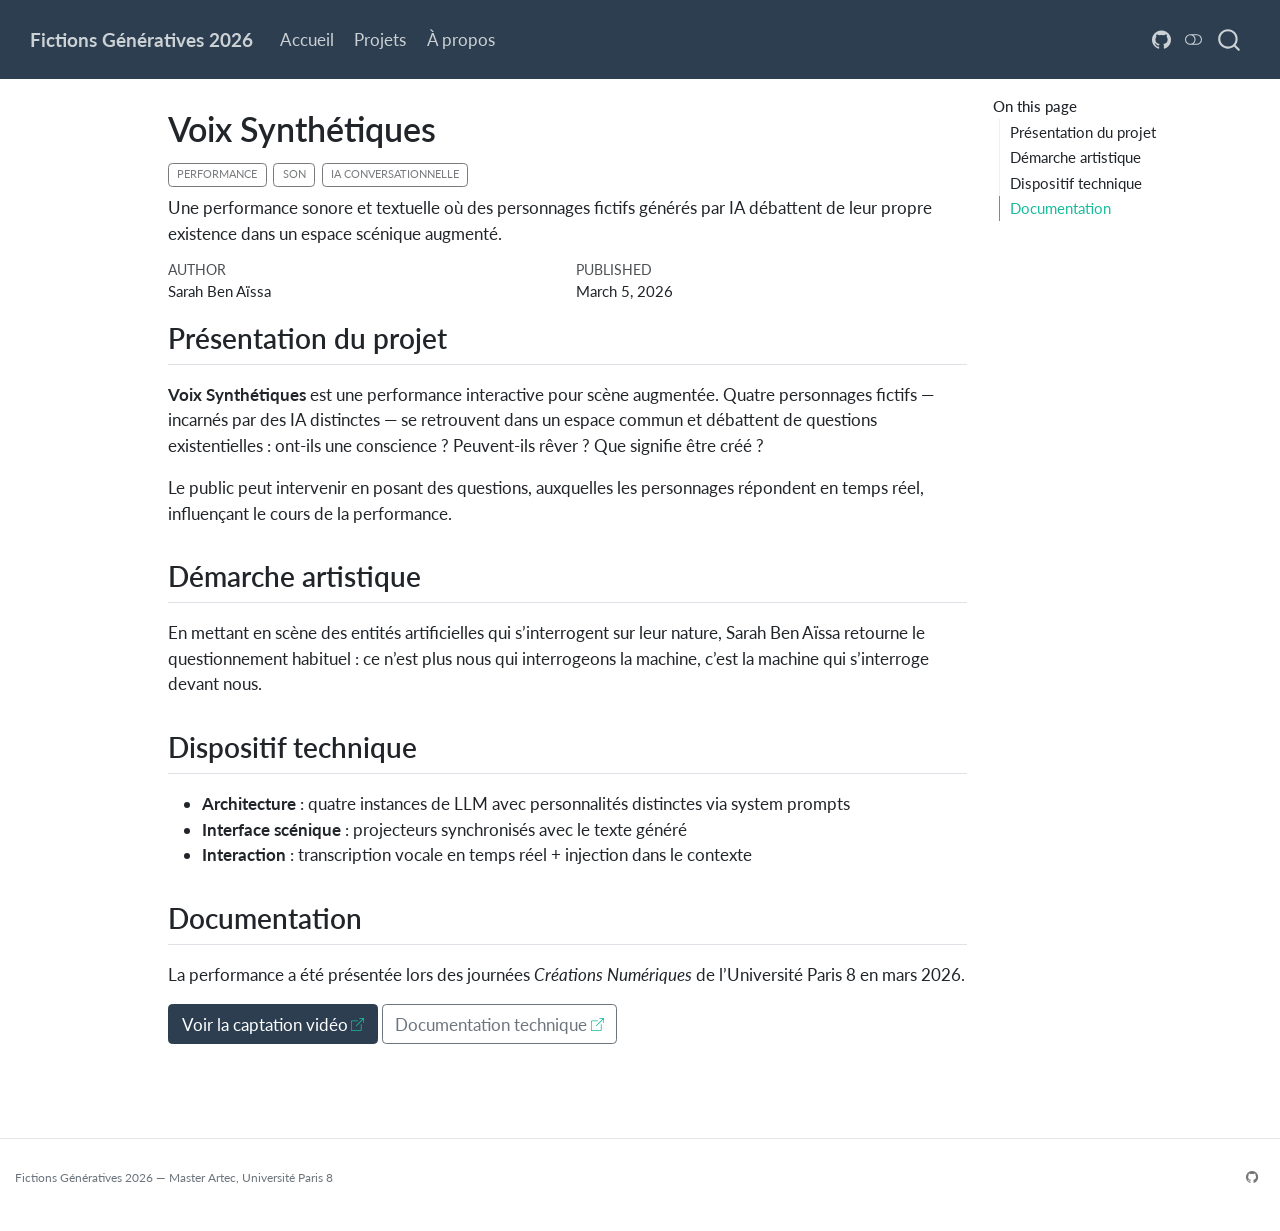
<file: docs/projets/voix-synthetiques.html>
<!DOCTYPE html>
<html xmlns="http://www.w3.org/1999/xhtml" lang="en" xml:lang="en"><head>

<meta charset="utf-8">
<meta name="generator" content="quarto-1.8.26">

<meta name="viewport" content="width=device-width, initial-scale=1.0, user-scalable=yes">

<meta name="author" content="Sarah Ben Aïssa">
<meta name="dcterms.date" content="2026-03-05">
<meta name="description" content="Une performance sonore et textuelle où des personnages fictifs générés par IA débattent de leur propre existence dans un espace scénique augmenté.">

<title>Voix Synthétiques – Fictions Génératives 2026</title>
<style>
code{white-space: pre-wrap;}
span.smallcaps{font-variant: small-caps;}
div.columns{display: flex; gap: min(4vw, 1.5em);}
div.column{flex: auto; overflow-x: auto;}
div.hanging-indent{margin-left: 1.5em; text-indent: -1.5em;}
ul.task-list{list-style: none;}
ul.task-list li input[type="checkbox"] {
  width: 0.8em;
  margin: 0 0.8em 0.2em -1em; /* quarto-specific, see https://github.com/quarto-dev/quarto-cli/issues/4556 */ 
  vertical-align: middle;
}
</style>


<script src="../site_libs/quarto-nav/quarto-nav.js"></script>
<script src="../site_libs/quarto-nav/headroom.min.js"></script>
<script src="../site_libs/clipboard/clipboard.min.js"></script>
<script src="../site_libs/quarto-search/autocomplete.umd.js"></script>
<script src="../site_libs/quarto-search/fuse.min.js"></script>
<script src="../site_libs/quarto-search/quarto-search.js"></script>
<meta name="quarto:offset" content="../">
<script src="../site_libs/quarto-html/quarto.js" type="module"></script>
<script src="../site_libs/quarto-html/tabsets/tabsets.js" type="module"></script>
<script src="../site_libs/quarto-html/axe/axe-check.js" type="module"></script>
<script src="../site_libs/quarto-html/popper.min.js"></script>
<script src="../site_libs/quarto-html/tippy.umd.min.js"></script>
<script src="../site_libs/quarto-html/anchor.min.js"></script>
<link href="../site_libs/quarto-html/tippy.css" rel="stylesheet">
<link href="../site_libs/quarto-html/quarto-syntax-highlighting-587c61ba64f3a5504c4d52d930310e48.css" rel="stylesheet" class="quarto-color-scheme" id="quarto-text-highlighting-styles">
<link href="../site_libs/quarto-html/quarto-syntax-highlighting-dark-b758ccaa5987ceb1b75504551e579abf.css" rel="stylesheet" class="quarto-color-scheme quarto-color-alternate" id="quarto-text-highlighting-styles">
<link href="../site_libs/quarto-html/quarto-syntax-highlighting-587c61ba64f3a5504c4d52d930310e48.css" rel="stylesheet" class="quarto-color-scheme-extra" id="quarto-text-highlighting-styles">
<script src="../site_libs/bootstrap/bootstrap.min.js"></script>
<link href="../site_libs/bootstrap/bootstrap-icons.css" rel="stylesheet">
<link href="../site_libs/bootstrap/bootstrap-f93c2b1f3f0577f377aefa4848a86a36.min.css" rel="stylesheet" append-hash="true" class="quarto-color-scheme" id="quarto-bootstrap" data-mode="light">
<link href="../site_libs/bootstrap/bootstrap-dark-0d4a9d19931feb4fee1ddab4b2489000.min.css" rel="stylesheet" append-hash="true" class="quarto-color-scheme quarto-color-alternate" id="quarto-bootstrap" data-mode="dark">
<link href="../site_libs/bootstrap/bootstrap-f93c2b1f3f0577f377aefa4848a86a36.min.css" rel="stylesheet" append-hash="true" class="quarto-color-scheme-extra" id="quarto-bootstrap" data-mode="light">
<script id="quarto-search-options" type="application/json">{
  "location": "navbar",
  "copy-button": false,
  "collapse-after": 3,
  "panel-placement": "end",
  "type": "overlay",
  "limit": 50,
  "keyboard-shortcut": [
    "f",
    "/",
    "s"
  ],
  "show-item-context": false,
  "language": {
    "search-no-results-text": "No results",
    "search-matching-documents-text": "matching documents",
    "search-copy-link-title": "Copy link to search",
    "search-hide-matches-text": "Hide additional matches",
    "search-more-match-text": "more match in this document",
    "search-more-matches-text": "more matches in this document",
    "search-clear-button-title": "Clear",
    "search-text-placeholder": "",
    "search-detached-cancel-button-title": "Cancel",
    "search-submit-button-title": "Submit",
    "search-label": "Search"
  }
}</script>
<style>html{ scroll-behavior: smooth; }</style>


<link rel="stylesheet" href="../styles.css">
</head>

<body class="nav-fixed quarto-light"><script id="quarto-html-before-body" type="application/javascript">
    const toggleBodyColorMode = (bsSheetEl) => {
      const mode = bsSheetEl.getAttribute("data-mode");
      const bodyEl = window.document.querySelector("body");
      if (mode === "dark") {
        bodyEl.classList.add("quarto-dark");
        bodyEl.classList.remove("quarto-light");
      } else {
        bodyEl.classList.add("quarto-light");
        bodyEl.classList.remove("quarto-dark");
      }
    }
    const toggleBodyColorPrimary = () => {
      const bsSheetEl = window.document.querySelector("link#quarto-bootstrap:not([rel=disabled-stylesheet])");
      if (bsSheetEl) {
        toggleBodyColorMode(bsSheetEl);
      }
    }
    const setColorSchemeToggle = (alternate) => {
      const toggles = window.document.querySelectorAll('.quarto-color-scheme-toggle');
      for (let i=0; i < toggles.length; i++) {
        const toggle = toggles[i];
        if (toggle) {
          if (alternate) {
            toggle.classList.add("alternate");
          } else {
            toggle.classList.remove("alternate");
          }
        }
      }
    };
    const toggleColorMode = (alternate) => {
      // Switch the stylesheets
      const primaryStylesheets = window.document.querySelectorAll('link.quarto-color-scheme:not(.quarto-color-alternate)');
      const alternateStylesheets = window.document.querySelectorAll('link.quarto-color-scheme.quarto-color-alternate');
      manageTransitions('#quarto-margin-sidebar .nav-link', false);
      if (alternate) {
        // note: dark is layered on light, we don't disable primary!
        enableStylesheet(alternateStylesheets);
        for (const sheetNode of alternateStylesheets) {
          if (sheetNode.id === "quarto-bootstrap") {
            toggleBodyColorMode(sheetNode);
          }
        }
      } else {
        disableStylesheet(alternateStylesheets);
        enableStylesheet(primaryStylesheets)
        toggleBodyColorPrimary();
      }
      manageTransitions('#quarto-margin-sidebar .nav-link', true);
      // Switch the toggles
      setColorSchemeToggle(alternate)
      // Hack to workaround the fact that safari doesn't
      // properly recolor the scrollbar when toggling (#1455)
      if (navigator.userAgent.indexOf('Safari') > 0 && navigator.userAgent.indexOf('Chrome') == -1) {
        manageTransitions("body", false);
        window.scrollTo(0, 1);
        setTimeout(() => {
          window.scrollTo(0, 0);
          manageTransitions("body", true);
        }, 40);
      }
    }
    const disableStylesheet = (stylesheets) => {
      for (let i=0; i < stylesheets.length; i++) {
        const stylesheet = stylesheets[i];
        stylesheet.rel = 'disabled-stylesheet';
      }
    }
    const enableStylesheet = (stylesheets) => {
      for (let i=0; i < stylesheets.length; i++) {
        const stylesheet = stylesheets[i];
        if(stylesheet.rel !== 'stylesheet') { // for Chrome, which will still FOUC without this check
          stylesheet.rel = 'stylesheet';
        }
      }
    }
    const manageTransitions = (selector, allowTransitions) => {
      const els = window.document.querySelectorAll(selector);
      for (let i=0; i < els.length; i++) {
        const el = els[i];
        if (allowTransitions) {
          el.classList.remove('notransition');
        } else {
          el.classList.add('notransition');
        }
      }
    }
    const isFileUrl = () => {
      return window.location.protocol === 'file:';
    }
    const hasAlternateSentinel = () => {
      let styleSentinel = getColorSchemeSentinel();
      if (styleSentinel !== null) {
        return styleSentinel === "alternate";
      } else {
        return false;
      }
    }
    const setStyleSentinel = (alternate) => {
      const value = alternate ? "alternate" : "default";
      if (!isFileUrl()) {
        window.localStorage.setItem("quarto-color-scheme", value);
      } else {
        localAlternateSentinel = value;
      }
    }
    const getColorSchemeSentinel = () => {
      if (!isFileUrl()) {
        const storageValue = window.localStorage.getItem("quarto-color-scheme");
        return storageValue != null ? storageValue : localAlternateSentinel;
      } else {
        return localAlternateSentinel;
      }
    }
    const toggleGiscusIfUsed = (isAlternate, darkModeDefault) => {
      const baseTheme = document.querySelector('#giscus-base-theme')?.value ?? 'light';
      const alternateTheme = document.querySelector('#giscus-alt-theme')?.value ?? 'dark';
      let newTheme = '';
      if(authorPrefersDark) {
        newTheme = isAlternate ? baseTheme : alternateTheme;
      } else {
        newTheme = isAlternate ? alternateTheme : baseTheme;
      }
      const changeGiscusTheme = () => {
        // From: https://github.com/giscus/giscus/issues/336
        const sendMessage = (message) => {
          const iframe = document.querySelector('iframe.giscus-frame');
          if (!iframe) return;
          iframe.contentWindow.postMessage({ giscus: message }, 'https://giscus.app');
        }
        sendMessage({
          setConfig: {
            theme: newTheme
          }
        });
      }
      const isGiscussLoaded = window.document.querySelector('iframe.giscus-frame') !== null;
      if (isGiscussLoaded) {
        changeGiscusTheme();
      }
    };
    const authorPrefersDark = false;
    const darkModeDefault = authorPrefersDark;
      document.querySelector('link#quarto-text-highlighting-styles.quarto-color-scheme-extra').rel = 'disabled-stylesheet';
      document.querySelector('link#quarto-bootstrap.quarto-color-scheme-extra').rel = 'disabled-stylesheet';
    let localAlternateSentinel = darkModeDefault ? 'alternate' : 'default';
    // Dark / light mode switch
    window.quartoToggleColorScheme = () => {
      // Read the current dark / light value
      let toAlternate = !hasAlternateSentinel();
      toggleColorMode(toAlternate);
      setStyleSentinel(toAlternate);
      toggleGiscusIfUsed(toAlternate, darkModeDefault);
      window.dispatchEvent(new Event('resize'));
    };
    // Switch to dark mode if need be
    if (hasAlternateSentinel()) {
      toggleColorMode(true);
    } else {
      toggleColorMode(false);
    }
  </script>

<div id="quarto-search-results"></div>
  <header id="quarto-header" class="headroom fixed-top">
    <nav class="navbar navbar-expand-lg " data-bs-theme="dark">
      <div class="navbar-container container-fluid">
      <div class="navbar-brand-container mx-auto">
    <a class="navbar-brand" href="../index.html">
    <span class="navbar-title">Fictions Génératives 2026</span>
    </a>
  </div>
            <div id="quarto-search" class="" title="Search"></div>
          <button class="navbar-toggler" type="button" data-bs-toggle="collapse" data-bs-target="#navbarCollapse" aria-controls="navbarCollapse" role="menu" aria-expanded="false" aria-label="Toggle navigation" onclick="if (window.quartoToggleHeadroom) { window.quartoToggleHeadroom(); }">
  <span class="navbar-toggler-icon"></span>
</button>
          <div class="collapse navbar-collapse" id="navbarCollapse">
            <ul class="navbar-nav navbar-nav-scroll me-auto">
  <li class="nav-item">
    <a class="nav-link" href="../index.html"> 
<span class="menu-text">Accueil</span></a>
  </li>  
  <li class="nav-item">
    <a class="nav-link" href="../projets.html"> 
<span class="menu-text">Projets</span></a>
  </li>  
  <li class="nav-item">
    <a class="nav-link" href="../a-propos.html"> 
<span class="menu-text">À propos</span></a>
  </li>  
</ul>
            <ul class="navbar-nav navbar-nav-scroll ms-auto">
  <li class="nav-item compact">
    <a class="nav-link" href="https://github.com/samszo/fictions-generatives-2026"> <i class="bi bi-github" role="img" aria-label="GitHub">
</i> 
<span class="menu-text"></span></a>
  </li>  
</ul>
          </div> <!-- /navcollapse -->
            <div class="quarto-navbar-tools">
  <a href="" class="quarto-color-scheme-toggle quarto-navigation-tool  px-1" onclick="window.quartoToggleColorScheme(); return false;" title="Toggle dark mode"><i class="bi"></i></a>
</div>
      </div> <!-- /container-fluid -->
    </nav>
</header>
<!-- content -->
<div id="quarto-content" class="quarto-container page-columns page-rows-contents page-layout-article page-navbar">
<!-- sidebar -->
<!-- margin-sidebar -->
    <div id="quarto-margin-sidebar" class="sidebar margin-sidebar">
        <nav id="TOC" role="doc-toc" class="toc-active">
    <h2 id="toc-title">On this page</h2>
   
  <ul class="collapse">
  <li><a href="#présentation-du-projet" id="toc-présentation-du-projet" class="nav-link active" data-scroll-target="#présentation-du-projet">Présentation du projet</a></li>
  <li><a href="#démarche-artistique" id="toc-démarche-artistique" class="nav-link" data-scroll-target="#démarche-artistique">Démarche artistique</a></li>
  <li><a href="#dispositif-technique" id="toc-dispositif-technique" class="nav-link" data-scroll-target="#dispositif-technique">Dispositif technique</a></li>
  <li><a href="#documentation" id="toc-documentation" class="nav-link" data-scroll-target="#documentation">Documentation</a></li>
  </ul>
</nav>
    </div>
<!-- main -->
<main class="content" id="quarto-document-content">


<header id="title-block-header" class="quarto-title-block default">
<div class="quarto-title">
<h1 class="title">Voix Synthétiques</h1>
  <div class="quarto-categories">
    <div class="quarto-category">performance</div>
    <div class="quarto-category">son</div>
    <div class="quarto-category">IA conversationnelle</div>
  </div>
  </div>

<div>
  <div class="description">
    Une performance sonore et textuelle où des personnages fictifs générés par IA débattent de leur propre existence dans un espace scénique augmenté.
  </div>
</div>


<div class="quarto-title-meta">

    <div>
    <div class="quarto-title-meta-heading">Author</div>
    <div class="quarto-title-meta-contents">
             <p>Sarah Ben Aïssa </p>
          </div>
  </div>
    
    <div>
    <div class="quarto-title-meta-heading">Published</div>
    <div class="quarto-title-meta-contents">
      <p class="date">March 5, 2026</p>
    </div>
  </div>
  
    
  </div>
  


</header>


<section id="présentation-du-projet" class="level2">
<h2 class="anchored" data-anchor-id="présentation-du-projet">Présentation du projet</h2>
<p><strong>Voix Synthétiques</strong> est une performance interactive pour scène augmentée. Quatre personnages fictifs — incarnés par des IA distinctes — se retrouvent dans un espace commun et débattent de questions existentielles : ont-ils une conscience ? Peuvent-ils rêver ? Que signifie être créé ?</p>
<p>Le public peut intervenir en posant des questions, auxquelles les personnages répondent en temps réel, influençant le cours de la performance.</p>
</section>
<section id="démarche-artistique" class="level2">
<h2 class="anchored" data-anchor-id="démarche-artistique">Démarche artistique</h2>
<p>En mettant en scène des entités artificielles qui s’interrogent sur leur nature, Sarah Ben Aïssa retourne le questionnement habituel : ce n’est plus nous qui interrogeons la machine, c’est la machine qui s’interroge devant nous.</p>
</section>
<section id="dispositif-technique" class="level2">
<h2 class="anchored" data-anchor-id="dispositif-technique">Dispositif technique</h2>
<ul>
<li><strong>Architecture</strong> : quatre instances de LLM avec personnalités distinctes via system prompts</li>
<li><strong>Interface scénique</strong> : projecteurs synchronisés avec le texte généré</li>
<li><strong>Interaction</strong> : transcription vocale en temps réel + injection dans le contexte</li>
</ul>
</section>
<section id="documentation" class="level2">
<h2 class="anchored" data-anchor-id="documentation">Documentation</h2>
<p>La performance a été présentée lors des journées <em>Créations Numériques</em> de l’Université Paris 8 en mars 2026.</p>
<p><a href="https://example.com" class="btn btn-primary">Voir la captation vidéo</a> <a href="https://github.com" class="btn btn-outline-secondary">Documentation technique</a></p>


</section>

</main> <!-- /main -->
<script id="quarto-html-after-body" type="application/javascript">
  window.document.addEventListener("DOMContentLoaded", function (event) {
    // Ensure there is a toggle, if there isn't float one in the top right
    if (window.document.querySelector('.quarto-color-scheme-toggle') === null) {
      const a = window.document.createElement('a');
      a.classList.add('top-right');
      a.classList.add('quarto-color-scheme-toggle');
      a.href = "";
      a.onclick = function() { try { window.quartoToggleColorScheme(); } catch {} return false; };
      const i = window.document.createElement("i");
      i.classList.add('bi');
      a.appendChild(i);
      window.document.body.appendChild(a);
    }
    setColorSchemeToggle(hasAlternateSentinel())
    const icon = "";
    const anchorJS = new window.AnchorJS();
    anchorJS.options = {
      placement: 'right',
      icon: icon
    };
    anchorJS.add('.anchored');
    const isCodeAnnotation = (el) => {
      for (const clz of el.classList) {
        if (clz.startsWith('code-annotation-')) {                     
          return true;
        }
      }
      return false;
    }
    const onCopySuccess = function(e) {
      // button target
      const button = e.trigger;
      // don't keep focus
      button.blur();
      // flash "checked"
      button.classList.add('code-copy-button-checked');
      var currentTitle = button.getAttribute("title");
      button.setAttribute("title", "Copied!");
      let tooltip;
      if (window.bootstrap) {
        button.setAttribute("data-bs-toggle", "tooltip");
        button.setAttribute("data-bs-placement", "left");
        button.setAttribute("data-bs-title", "Copied!");
        tooltip = new bootstrap.Tooltip(button, 
          { trigger: "manual", 
            customClass: "code-copy-button-tooltip",
            offset: [0, -8]});
        tooltip.show();    
      }
      setTimeout(function() {
        if (tooltip) {
          tooltip.hide();
          button.removeAttribute("data-bs-title");
          button.removeAttribute("data-bs-toggle");
          button.removeAttribute("data-bs-placement");
        }
        button.setAttribute("title", currentTitle);
        button.classList.remove('code-copy-button-checked');
      }, 1000);
      // clear code selection
      e.clearSelection();
    }
    const getTextToCopy = function(trigger) {
      const outerScaffold = trigger.parentElement.cloneNode(true);
      const codeEl = outerScaffold.querySelector('code');
      for (const childEl of codeEl.children) {
        if (isCodeAnnotation(childEl)) {
          childEl.remove();
        }
      }
      return codeEl.innerText;
    }
    const clipboard = new window.ClipboardJS('.code-copy-button:not([data-in-quarto-modal])', {
      text: getTextToCopy
    });
    clipboard.on('success', onCopySuccess);
    if (window.document.getElementById('quarto-embedded-source-code-modal')) {
      const clipboardModal = new window.ClipboardJS('.code-copy-button[data-in-quarto-modal]', {
        text: getTextToCopy,
        container: window.document.getElementById('quarto-embedded-source-code-modal')
      });
      clipboardModal.on('success', onCopySuccess);
    }
      var localhostRegex = new RegExp(/^(?:http|https):\/\/localhost\:?[0-9]*\//);
      var mailtoRegex = new RegExp(/^mailto:/);
        var filterRegex = new RegExp('/' + window.location.host + '/');
      var isInternal = (href) => {
          return filterRegex.test(href) || localhostRegex.test(href) || mailtoRegex.test(href);
      }
      // Inspect non-navigation links and adorn them if external
     var links = window.document.querySelectorAll('a[href]:not(.nav-link):not(.navbar-brand):not(.toc-action):not(.sidebar-link):not(.sidebar-item-toggle):not(.pagination-link):not(.no-external):not([aria-hidden]):not(.dropdown-item):not(.quarto-navigation-tool):not(.about-link)');
      for (var i=0; i<links.length; i++) {
        const link = links[i];
        if (!isInternal(link.href)) {
          // undo the damage that might have been done by quarto-nav.js in the case of
          // links that we want to consider external
          if (link.dataset.originalHref !== undefined) {
            link.href = link.dataset.originalHref;
          }
            // target, if specified
            link.setAttribute("target", "_blank");
            if (link.getAttribute("rel") === null) {
              link.setAttribute("rel", "noopener");
            }
            // default icon
            link.classList.add("external");
        }
      }
    function tippyHover(el, contentFn, onTriggerFn, onUntriggerFn) {
      const config = {
        allowHTML: true,
        maxWidth: 500,
        delay: 100,
        arrow: false,
        appendTo: function(el) {
            return el.parentElement;
        },
        interactive: true,
        interactiveBorder: 10,
        theme: 'quarto',
        placement: 'bottom-start',
      };
      if (contentFn) {
        config.content = contentFn;
      }
      if (onTriggerFn) {
        config.onTrigger = onTriggerFn;
      }
      if (onUntriggerFn) {
        config.onUntrigger = onUntriggerFn;
      }
      window.tippy(el, config); 
    }
    const noterefs = window.document.querySelectorAll('a[role="doc-noteref"]');
    for (var i=0; i<noterefs.length; i++) {
      const ref = noterefs[i];
      tippyHover(ref, function() {
        // use id or data attribute instead here
        let href = ref.getAttribute('data-footnote-href') || ref.getAttribute('href');
        try { href = new URL(href).hash; } catch {}
        const id = href.replace(/^#\/?/, "");
        const note = window.document.getElementById(id);
        if (note) {
          return note.innerHTML;
        } else {
          return "";
        }
      });
    }
    const xrefs = window.document.querySelectorAll('a.quarto-xref');
    const processXRef = (id, note) => {
      // Strip column container classes
      const stripColumnClz = (el) => {
        el.classList.remove("page-full", "page-columns");
        if (el.children) {
          for (const child of el.children) {
            stripColumnClz(child);
          }
        }
      }
      stripColumnClz(note)
      if (id === null || id.startsWith('sec-')) {
        // Special case sections, only their first couple elements
        const container = document.createElement("div");
        if (note.children && note.children.length > 2) {
          container.appendChild(note.children[0].cloneNode(true));
          for (let i = 1; i < note.children.length; i++) {
            const child = note.children[i];
            if (child.tagName === "P" && child.innerText === "") {
              continue;
            } else {
              container.appendChild(child.cloneNode(true));
              break;
            }
          }
          if (window.Quarto?.typesetMath) {
            window.Quarto.typesetMath(container);
          }
          return container.innerHTML
        } else {
          if (window.Quarto?.typesetMath) {
            window.Quarto.typesetMath(note);
          }
          return note.innerHTML;
        }
      } else {
        // Remove any anchor links if they are present
        const anchorLink = note.querySelector('a.anchorjs-link');
        if (anchorLink) {
          anchorLink.remove();
        }
        if (window.Quarto?.typesetMath) {
          window.Quarto.typesetMath(note);
        }
        if (note.classList.contains("callout")) {
          return note.outerHTML;
        } else {
          return note.innerHTML;
        }
      }
    }
    for (var i=0; i<xrefs.length; i++) {
      const xref = xrefs[i];
      tippyHover(xref, undefined, function(instance) {
        instance.disable();
        let url = xref.getAttribute('href');
        let hash = undefined; 
        if (url.startsWith('#')) {
          hash = url;
        } else {
          try { hash = new URL(url).hash; } catch {}
        }
        if (hash) {
          const id = hash.replace(/^#\/?/, "");
          const note = window.document.getElementById(id);
          if (note !== null) {
            try {
              const html = processXRef(id, note.cloneNode(true));
              instance.setContent(html);
            } finally {
              instance.enable();
              instance.show();
            }
          } else {
            // See if we can fetch this
            fetch(url.split('#')[0])
            .then(res => res.text())
            .then(html => {
              const parser = new DOMParser();
              const htmlDoc = parser.parseFromString(html, "text/html");
              const note = htmlDoc.getElementById(id);
              if (note !== null) {
                const html = processXRef(id, note);
                instance.setContent(html);
              } 
            }).finally(() => {
              instance.enable();
              instance.show();
            });
          }
        } else {
          // See if we can fetch a full url (with no hash to target)
          // This is a special case and we should probably do some content thinning / targeting
          fetch(url)
          .then(res => res.text())
          .then(html => {
            const parser = new DOMParser();
            const htmlDoc = parser.parseFromString(html, "text/html");
            const note = htmlDoc.querySelector('main.content');
            if (note !== null) {
              // This should only happen for chapter cross references
              // (since there is no id in the URL)
              // remove the first header
              if (note.children.length > 0 && note.children[0].tagName === "HEADER") {
                note.children[0].remove();
              }
              const html = processXRef(null, note);
              instance.setContent(html);
            } 
          }).finally(() => {
            instance.enable();
            instance.show();
          });
        }
      }, function(instance) {
      });
    }
        let selectedAnnoteEl;
        const selectorForAnnotation = ( cell, annotation) => {
          let cellAttr = 'data-code-cell="' + cell + '"';
          let lineAttr = 'data-code-annotation="' +  annotation + '"';
          const selector = 'span[' + cellAttr + '][' + lineAttr + ']';
          return selector;
        }
        const selectCodeLines = (annoteEl) => {
          const doc = window.document;
          const targetCell = annoteEl.getAttribute("data-target-cell");
          const targetAnnotation = annoteEl.getAttribute("data-target-annotation");
          const annoteSpan = window.document.querySelector(selectorForAnnotation(targetCell, targetAnnotation));
          const lines = annoteSpan.getAttribute("data-code-lines").split(",");
          const lineIds = lines.map((line) => {
            return targetCell + "-" + line;
          })
          let top = null;
          let height = null;
          let parent = null;
          if (lineIds.length > 0) {
              //compute the position of the single el (top and bottom and make a div)
              const el = window.document.getElementById(lineIds[0]);
              top = el.offsetTop;
              height = el.offsetHeight;
              parent = el.parentElement.parentElement;
            if (lineIds.length > 1) {
              const lastEl = window.document.getElementById(lineIds[lineIds.length - 1]);
              const bottom = lastEl.offsetTop + lastEl.offsetHeight;
              height = bottom - top;
            }
            if (top !== null && height !== null && parent !== null) {
              // cook up a div (if necessary) and position it 
              let div = window.document.getElementById("code-annotation-line-highlight");
              if (div === null) {
                div = window.document.createElement("div");
                div.setAttribute("id", "code-annotation-line-highlight");
                div.style.position = 'absolute';
                parent.appendChild(div);
              }
              div.style.top = top - 2 + "px";
              div.style.height = height + 4 + "px";
              div.style.left = 0;
              let gutterDiv = window.document.getElementById("code-annotation-line-highlight-gutter");
              if (gutterDiv === null) {
                gutterDiv = window.document.createElement("div");
                gutterDiv.setAttribute("id", "code-annotation-line-highlight-gutter");
                gutterDiv.style.position = 'absolute';
                const codeCell = window.document.getElementById(targetCell);
                const gutter = codeCell.querySelector('.code-annotation-gutter');
                gutter.appendChild(gutterDiv);
              }
              gutterDiv.style.top = top - 2 + "px";
              gutterDiv.style.height = height + 4 + "px";
            }
            selectedAnnoteEl = annoteEl;
          }
        };
        const unselectCodeLines = () => {
          const elementsIds = ["code-annotation-line-highlight", "code-annotation-line-highlight-gutter"];
          elementsIds.forEach((elId) => {
            const div = window.document.getElementById(elId);
            if (div) {
              div.remove();
            }
          });
          selectedAnnoteEl = undefined;
        };
          // Handle positioning of the toggle
      window.addEventListener(
        "resize",
        throttle(() => {
          elRect = undefined;
          if (selectedAnnoteEl) {
            selectCodeLines(selectedAnnoteEl);
          }
        }, 10)
      );
      function throttle(fn, ms) {
      let throttle = false;
      let timer;
        return (...args) => {
          if(!throttle) { // first call gets through
              fn.apply(this, args);
              throttle = true;
          } else { // all the others get throttled
              if(timer) clearTimeout(timer); // cancel #2
              timer = setTimeout(() => {
                fn.apply(this, args);
                timer = throttle = false;
              }, ms);
          }
        };
      }
        // Attach click handler to the DT
        const annoteDls = window.document.querySelectorAll('dt[data-target-cell]');
        for (const annoteDlNode of annoteDls) {
          annoteDlNode.addEventListener('click', (event) => {
            const clickedEl = event.target;
            if (clickedEl !== selectedAnnoteEl) {
              unselectCodeLines();
              const activeEl = window.document.querySelector('dt[data-target-cell].code-annotation-active');
              if (activeEl) {
                activeEl.classList.remove('code-annotation-active');
              }
              selectCodeLines(clickedEl);
              clickedEl.classList.add('code-annotation-active');
            } else {
              // Unselect the line
              unselectCodeLines();
              clickedEl.classList.remove('code-annotation-active');
            }
          });
        }
    const findCites = (el) => {
      const parentEl = el.parentElement;
      if (parentEl) {
        const cites = parentEl.dataset.cites;
        if (cites) {
          return {
            el,
            cites: cites.split(' ')
          };
        } else {
          return findCites(el.parentElement)
        }
      } else {
        return undefined;
      }
    };
    var bibliorefs = window.document.querySelectorAll('a[role="doc-biblioref"]');
    for (var i=0; i<bibliorefs.length; i++) {
      const ref = bibliorefs[i];
      const citeInfo = findCites(ref);
      if (citeInfo) {
        tippyHover(citeInfo.el, function() {
          var popup = window.document.createElement('div');
          citeInfo.cites.forEach(function(cite) {
            var citeDiv = window.document.createElement('div');
            citeDiv.classList.add('hanging-indent');
            citeDiv.classList.add('csl-entry');
            var biblioDiv = window.document.getElementById('ref-' + cite);
            if (biblioDiv) {
              citeDiv.innerHTML = biblioDiv.innerHTML;
            }
            popup.appendChild(citeDiv);
          });
          return popup.innerHTML;
        });
      }
    }
  });
  </script>
</div> <!-- /content -->
<footer class="footer">
  <div class="nav-footer">
    <div class="nav-footer-left">
<p>Fictions Génératives 2026 — Master Artec, Université Paris 8</p>
</div>   
    <div class="nav-footer-center">
      &nbsp;
    </div>
    <div class="nav-footer-right">
      <ul class="footer-items list-unstyled">
    <li class="nav-item compact">
    <a class="nav-link" href="https://github.com/samszo/fictions-generatives-2026">
      <i class="bi bi-github" role="img">
</i> 
    </a>
  </li>  
</ul>
    </div>
  </div>
</footer>




<script src="../site_libs/quarto-html/zenscroll-min.js"></script>
</body></html>
</file>
<file: docs/site_libs/quarto-html/tippy.css>
.tippy-box[data-animation=fade][data-state=hidden]{opacity:0}[data-tippy-root]{max-width:calc(100vw - 10px)}.tippy-box{position:relative;background-color:#333;color:#fff;border-radius:4px;font-size:14px;line-height:1.4;white-space:normal;outline:0;transition-property:transform,visibility,opacity}.tippy-box[data-placement^=top]>.tippy-arrow{bottom:0}.tippy-box[data-placement^=top]>.tippy-arrow:before{bottom:-7px;left:0;border-width:8px 8px 0;border-top-color:initial;transform-origin:center top}.tippy-box[data-placement^=bottom]>.tippy-arrow{top:0}.tippy-box[data-placement^=bottom]>.tippy-arrow:before{top:-7px;left:0;border-width:0 8px 8px;border-bottom-color:initial;transform-origin:center bottom}.tippy-box[data-placement^=left]>.tippy-arrow{right:0}.tippy-box[data-placement^=left]>.tippy-arrow:before{border-width:8px 0 8px 8px;border-left-color:initial;right:-7px;transform-origin:center left}.tippy-box[data-placement^=right]>.tippy-arrow{left:0}.tippy-box[data-placement^=right]>.tippy-arrow:before{left:-7px;border-width:8px 8px 8px 0;border-right-color:initial;transform-origin:center right}.tippy-box[data-inertia][data-state=visible]{transition-timing-function:cubic-bezier(.54,1.5,.38,1.11)}.tippy-arrow{width:16px;height:16px;color:#333}.tippy-arrow:before{content:"";position:absolute;border-color:transparent;border-style:solid}.tippy-content{position:relative;padding:5px 9px;z-index:1}
</file>
<file: docs/site_libs/quarto-html/quarto-syntax-highlighting-587c61ba64f3a5504c4d52d930310e48.css>
/* quarto syntax highlight colors */
:root {
  --quarto-hl-ot-color: #003B4F;
  --quarto-hl-at-color: #657422;
  --quarto-hl-ss-color: #20794D;
  --quarto-hl-an-color: #5E5E5E;
  --quarto-hl-fu-color: #4758AB;
  --quarto-hl-st-color: #20794D;
  --quarto-hl-cf-color: #003B4F;
  --quarto-hl-op-color: #5E5E5E;
  --quarto-hl-er-color: #AD0000;
  --quarto-hl-bn-color: #AD0000;
  --quarto-hl-al-color: #AD0000;
  --quarto-hl-va-color: #111111;
  --quarto-hl-bu-color: inherit;
  --quarto-hl-ex-color: inherit;
  --quarto-hl-pp-color: #AD0000;
  --quarto-hl-in-color: #5E5E5E;
  --quarto-hl-vs-color: #20794D;
  --quarto-hl-wa-color: #5E5E5E;
  --quarto-hl-do-color: #5E5E5E;
  --quarto-hl-im-color: #00769E;
  --quarto-hl-ch-color: #20794D;
  --quarto-hl-dt-color: #AD0000;
  --quarto-hl-fl-color: #AD0000;
  --quarto-hl-co-color: #5E5E5E;
  --quarto-hl-cv-color: #5E5E5E;
  --quarto-hl-cn-color: #8f5902;
  --quarto-hl-sc-color: #5E5E5E;
  --quarto-hl-dv-color: #AD0000;
  --quarto-hl-kw-color: #003B4F;
}

/* other quarto variables */
:root {
  --quarto-font-monospace: SFMono-Regular, Menlo, Monaco, Consolas, "Liberation Mono", "Courier New", monospace;
}

/* syntax highlight based on Pandoc's rules */
pre > code.sourceCode > span {
  color: #003B4F;
}

code.sourceCode > span {
  color: #003B4F;
}

div.sourceCode,
div.sourceCode pre.sourceCode {
  color: #003B4F;
}

/* Normal */
code span {
  color: #003B4F;
}

/* Alert */
code span.al {
  color: #AD0000;
  font-style: inherit;
}

/* Annotation */
code span.an {
  color: #5E5E5E;
  font-style: inherit;
}

/* Attribute */
code span.at {
  color: #657422;
  font-style: inherit;
}

/* BaseN */
code span.bn {
  color: #AD0000;
  font-style: inherit;
}

/* BuiltIn */
code span.bu {
  font-style: inherit;
}

/* ControlFlow */
code span.cf {
  color: #003B4F;
  font-weight: bold;
  font-style: inherit;
}

/* Char */
code span.ch {
  color: #20794D;
  font-style: inherit;
}

/* Constant */
code span.cn {
  color: #8f5902;
  font-style: inherit;
}

/* Comment */
code span.co {
  color: #5E5E5E;
  font-style: inherit;
}

/* CommentVar */
code span.cv {
  color: #5E5E5E;
  font-style: italic;
}

/* Documentation */
code span.do {
  color: #5E5E5E;
  font-style: italic;
}

/* DataType */
code span.dt {
  color: #AD0000;
  font-style: inherit;
}

/* DecVal */
code span.dv {
  color: #AD0000;
  font-style: inherit;
}

/* Error */
code span.er {
  color: #AD0000;
  font-style: inherit;
}

/* Extension */
code span.ex {
  font-style: inherit;
}

/* Float */
code span.fl {
  color: #AD0000;
  font-style: inherit;
}

/* Function */
code span.fu {
  color: #4758AB;
  font-style: inherit;
}

/* Import */
code span.im {
  color: #00769E;
  font-style: inherit;
}

/* Information */
code span.in {
  color: #5E5E5E;
  font-style: inherit;
}

/* Keyword */
code span.kw {
  color: #003B4F;
  font-weight: bold;
  font-style: inherit;
}

/* Operator */
code span.op {
  color: #5E5E5E;
  font-style: inherit;
}

/* Other */
code span.ot {
  color: #003B4F;
  font-style: inherit;
}

/* Preprocessor */
code span.pp {
  color: #AD0000;
  font-style: inherit;
}

/* SpecialChar */
code span.sc {
  color: #5E5E5E;
  font-style: inherit;
}

/* SpecialString */
code span.ss {
  color: #20794D;
  font-style: inherit;
}

/* String */
code span.st {
  color: #20794D;
  font-style: inherit;
}

/* Variable */
code span.va {
  color: #111111;
  font-style: inherit;
}

/* VerbatimString */
code span.vs {
  color: #20794D;
  font-style: inherit;
}

/* Warning */
code span.wa {
  color: #5E5E5E;
  font-style: italic;
}

.prevent-inlining {
  content: "</";
}

/*# sourceMappingURL=2dce1cc6c82594539e1579de68416b47.css.map */
</file>
<file: docs/site_libs/quarto-html/quarto-syntax-highlighting-dark-b758ccaa5987ceb1b75504551e579abf.css>
/* quarto syntax highlight colors */
:root {
  --quarto-hl-al-color: #f07178;
  --quarto-hl-an-color: #d4d0ab;
  --quarto-hl-at-color: #00e0e0;
  --quarto-hl-bn-color: #d4d0ab;
  --quarto-hl-bu-color: #abe338;
  --quarto-hl-ch-color: #abe338;
  --quarto-hl-co-color: #f8f8f2;
  --quarto-hl-cv-color: #ffd700;
  --quarto-hl-cn-color: #ffd700;
  --quarto-hl-cf-color: #ffa07a;
  --quarto-hl-dt-color: #ffa07a;
  --quarto-hl-dv-color: #d4d0ab;
  --quarto-hl-do-color: #f8f8f2;
  --quarto-hl-er-color: #f07178;
  --quarto-hl-ex-color: #00e0e0;
  --quarto-hl-fl-color: #d4d0ab;
  --quarto-hl-fu-color: #ffa07a;
  --quarto-hl-im-color: #abe338;
  --quarto-hl-in-color: #d4d0ab;
  --quarto-hl-kw-color: #ffa07a;
  --quarto-hl-op-color: #ffa07a;
  --quarto-hl-ot-color: #00e0e0;
  --quarto-hl-pp-color: #dcc6e0;
  --quarto-hl-re-color: #00e0e0;
  --quarto-hl-sc-color: #abe338;
  --quarto-hl-ss-color: #abe338;
  --quarto-hl-st-color: #abe338;
  --quarto-hl-va-color: #00e0e0;
  --quarto-hl-vs-color: #abe338;
  --quarto-hl-wa-color: #dcc6e0;
}

/* other quarto variables */
:root {
  --quarto-font-monospace: SFMono-Regular, Menlo, Monaco, Consolas, "Liberation Mono", "Courier New", monospace;
}

/* syntax highlight based on Pandoc's rules */
pre > code.sourceCode > span {
  color: #f8f8f2;
}

code.sourceCode > span {
  color: #f8f8f2;
}

div.sourceCode,
div.sourceCode pre.sourceCode {
  color: #f8f8f2;
}

/* Normal */
code span {
  color: #f8f8f2;
}

/* Alert */
code span.al {
  color: #f07178;
}

/* Annotation */
code span.an {
  color: #d4d0ab;
}

/* Attribute */
code span.at {
  color: #00e0e0;
}

/* BaseN */
code span.bn {
  color: #d4d0ab;
}

/* BuiltIn */
code span.bu {
  color: #abe338;
}

/* ControlFlow */
code span.cf {
  font-weight: bold;
  color: #ffa07a;
}

/* Char */
code span.ch {
  color: #abe338;
}

/* Constant */
code span.cn {
  color: #ffd700;
}

/* Comment */
code span.co {
  font-style: italic;
  color: #f8f8f2;
}

/* CommentVar */
code span.cv {
  color: #ffd700;
}

/* Documentation */
code span.do {
  color: #f8f8f2;
}

/* DataType */
code span.dt {
  color: #ffa07a;
}

/* DecVal */
code span.dv {
  color: #d4d0ab;
}

/* Error */
code span.er {
  color: #f07178;
  text-decoration: underline;
}

/* Extension */
code span.ex {
  font-weight: bold;
  color: #00e0e0;
}

/* Float */
code span.fl {
  color: #d4d0ab;
}

/* Function */
code span.fu {
  color: #ffa07a;
}

/* Import */
code span.im {
  color: #abe338;
}

/* Information */
code span.in {
  color: #d4d0ab;
}

/* Keyword */
code span.kw {
  font-weight: bold;
  color: #ffa07a;
}

/* Operator */
code span.op {
  color: #ffa07a;
}

/* Other */
code span.ot {
  color: #00e0e0;
}

/* Preprocessor */
code span.pp {
  color: #dcc6e0;
}

/* RegionMarker */
code span.re {
  background-color: #f8f8f2;
  color: #00e0e0;
}

/* SpecialChar */
code span.sc {
  color: #abe338;
}

/* SpecialString */
code span.ss {
  color: #abe338;
}

/* String */
code span.st {
  color: #abe338;
}

/* Variable */
code span.va {
  color: #00e0e0;
}

/* VerbatimString */
code span.vs {
  color: #abe338;
}

/* Warning */
code span.wa {
  color: #dcc6e0;
}

.prevent-inlining {
  content: "</";
}

/*# sourceMappingURL=6c091f0476edacc1e88d089996040f32.css.map */
</file>
<file: docs/styles.css>
/* ============================================================
   Fictions Génératives 2026 — Custom Styles
   ============================================================ */

/* ---- Hero Banner ----------------------------------------- */
.hero-banner {
  background: linear-gradient(135deg, #1a1a2e 0%, #16213e 50%, #0f3460 100%);
  color: #fff;
  padding: 5rem 2rem;
  margin: -1.5rem -1.5rem 2rem -1.5rem;
  text-align: center;
  border-radius: 0 0 1rem 1rem;
}

.hero-banner h1 {
  font-size: 3rem;
  font-weight: 700;
  margin-bottom: 1rem;
  color: #fff;
}

.hero-banner p {
  font-size: 1.25rem;
  opacity: 0.9;
  margin-bottom: 2rem;
  max-width: 600px;
  margin-left: auto;
  margin-right: auto;
}

.hero-banner .btn {
  margin: 0.25rem;
}

/* ---- Cards ----------------------------------------------- */
.card {
  border: none;
  box-shadow: 0 2px 8px rgba(0, 0, 0, 0.1);
  transition: transform 0.2s ease, box-shadow 0.2s ease;
  border-radius: 0.75rem;
  overflow: hidden;
}

.card:hover {
  transform: translateY(-4px);
  box-shadow: 0 8px 24px rgba(0, 0, 0, 0.15);
}

/* ---- Listing (projects grid) ----------------------------- */
.quarto-listing-category-title {
  font-weight: 600;
}

/* ---- Navbar tweaks --------------------------------------- */
.navbar-brand {
  font-weight: 700;
  font-size: 1.1rem;
}

/* ---- Footer ---------------------------------------------- */
.nav-footer {
  border-top: 1px solid rgba(0, 0, 0, 0.1);
  padding: 1.5rem 0;
  font-size: 0.875rem;
  color: #6c757d;
}

/* ---- Blockquotes (poem excerpts) ------------------------- */
blockquote {
  border-left: 4px solid #0f3460;
  padding-left: 1.5rem;
  font-style: italic;
  color: #555;
  margin: 1.5rem 0;
}

/* ---- Dark mode adjustments ------------------------------- */
[data-bs-theme="dark"] .card {
  box-shadow: 0 2px 8px rgba(0, 0, 0, 0.4);
}

[data-bs-theme="dark"] .hero-banner {
  background: linear-gradient(135deg, #0d0d1a 0%, #0a1020 50%, #072040 100%);
}

[data-bs-theme="dark"] blockquote {
  color: #aaa;
}

[data-bs-theme="dark"] .nav-footer {
  border-top-color: rgba(255, 255, 255, 0.1);
  color: #aaa;
}
</file>
